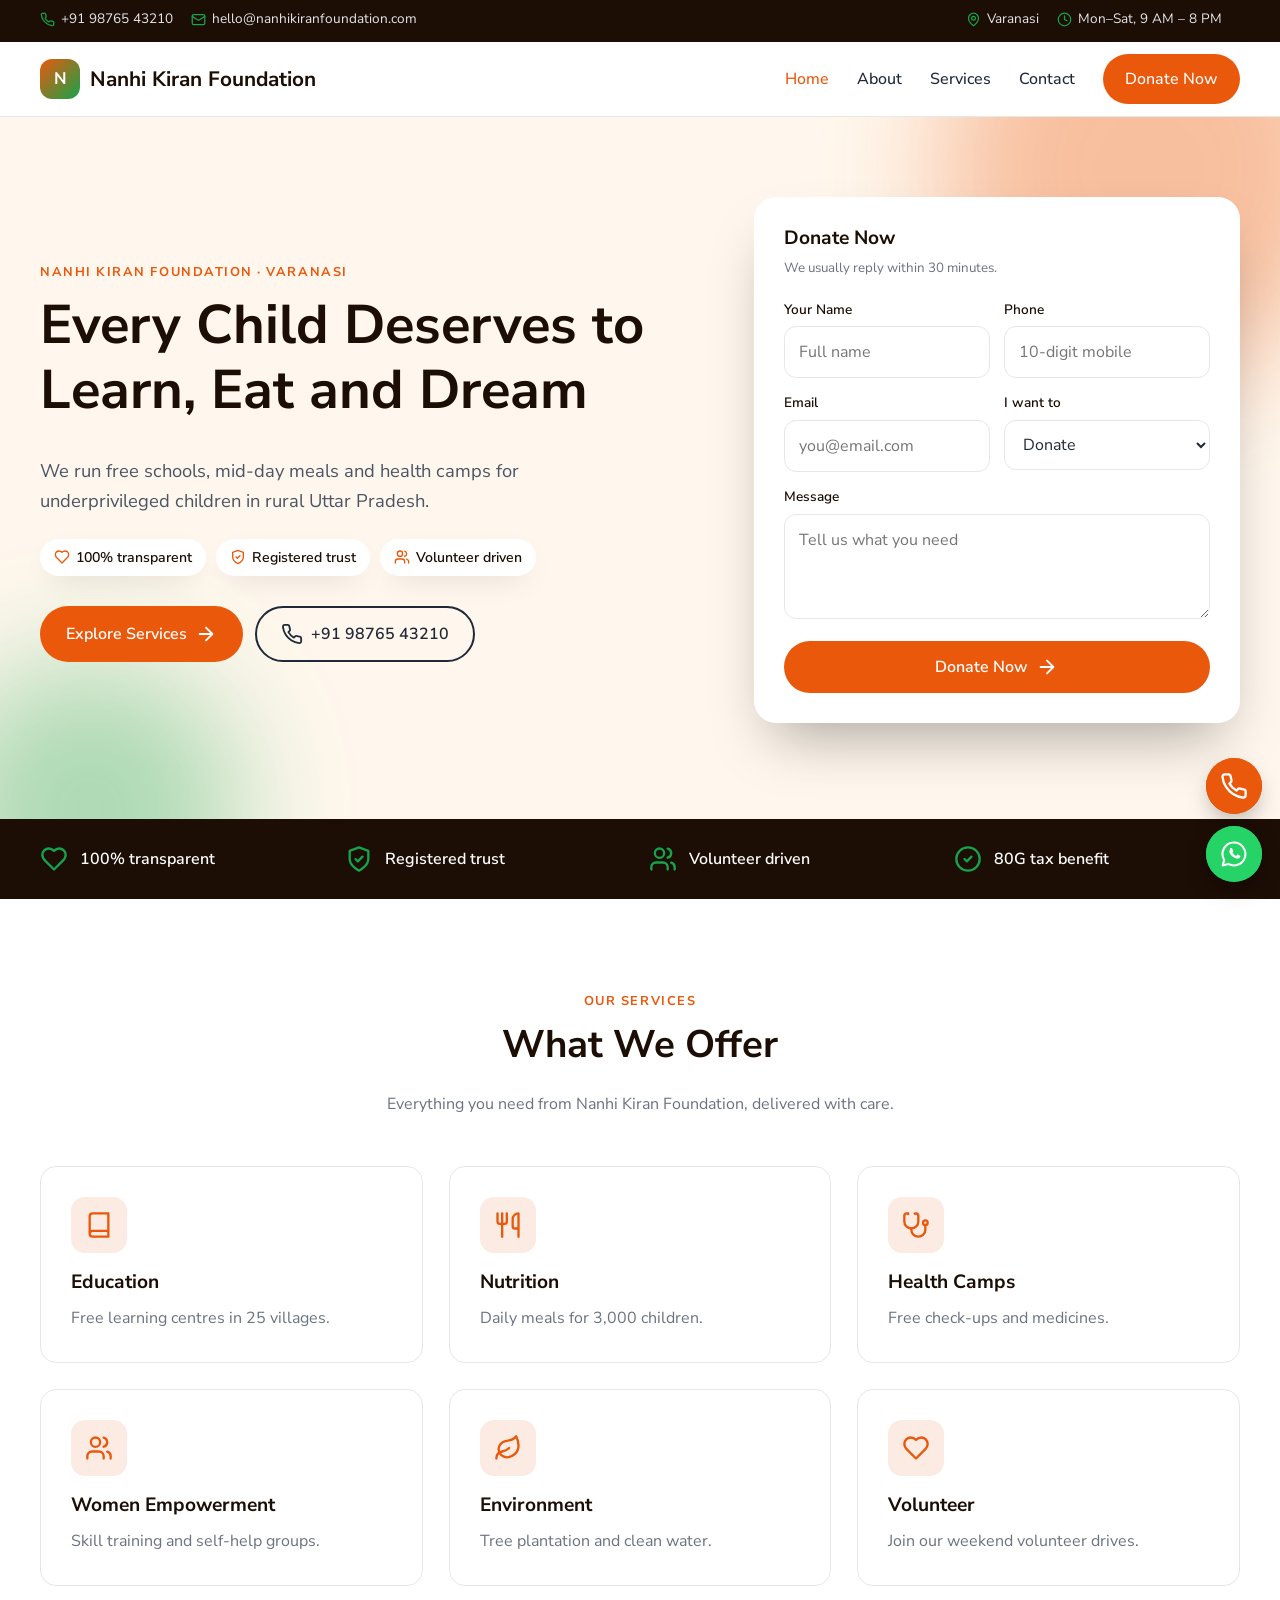
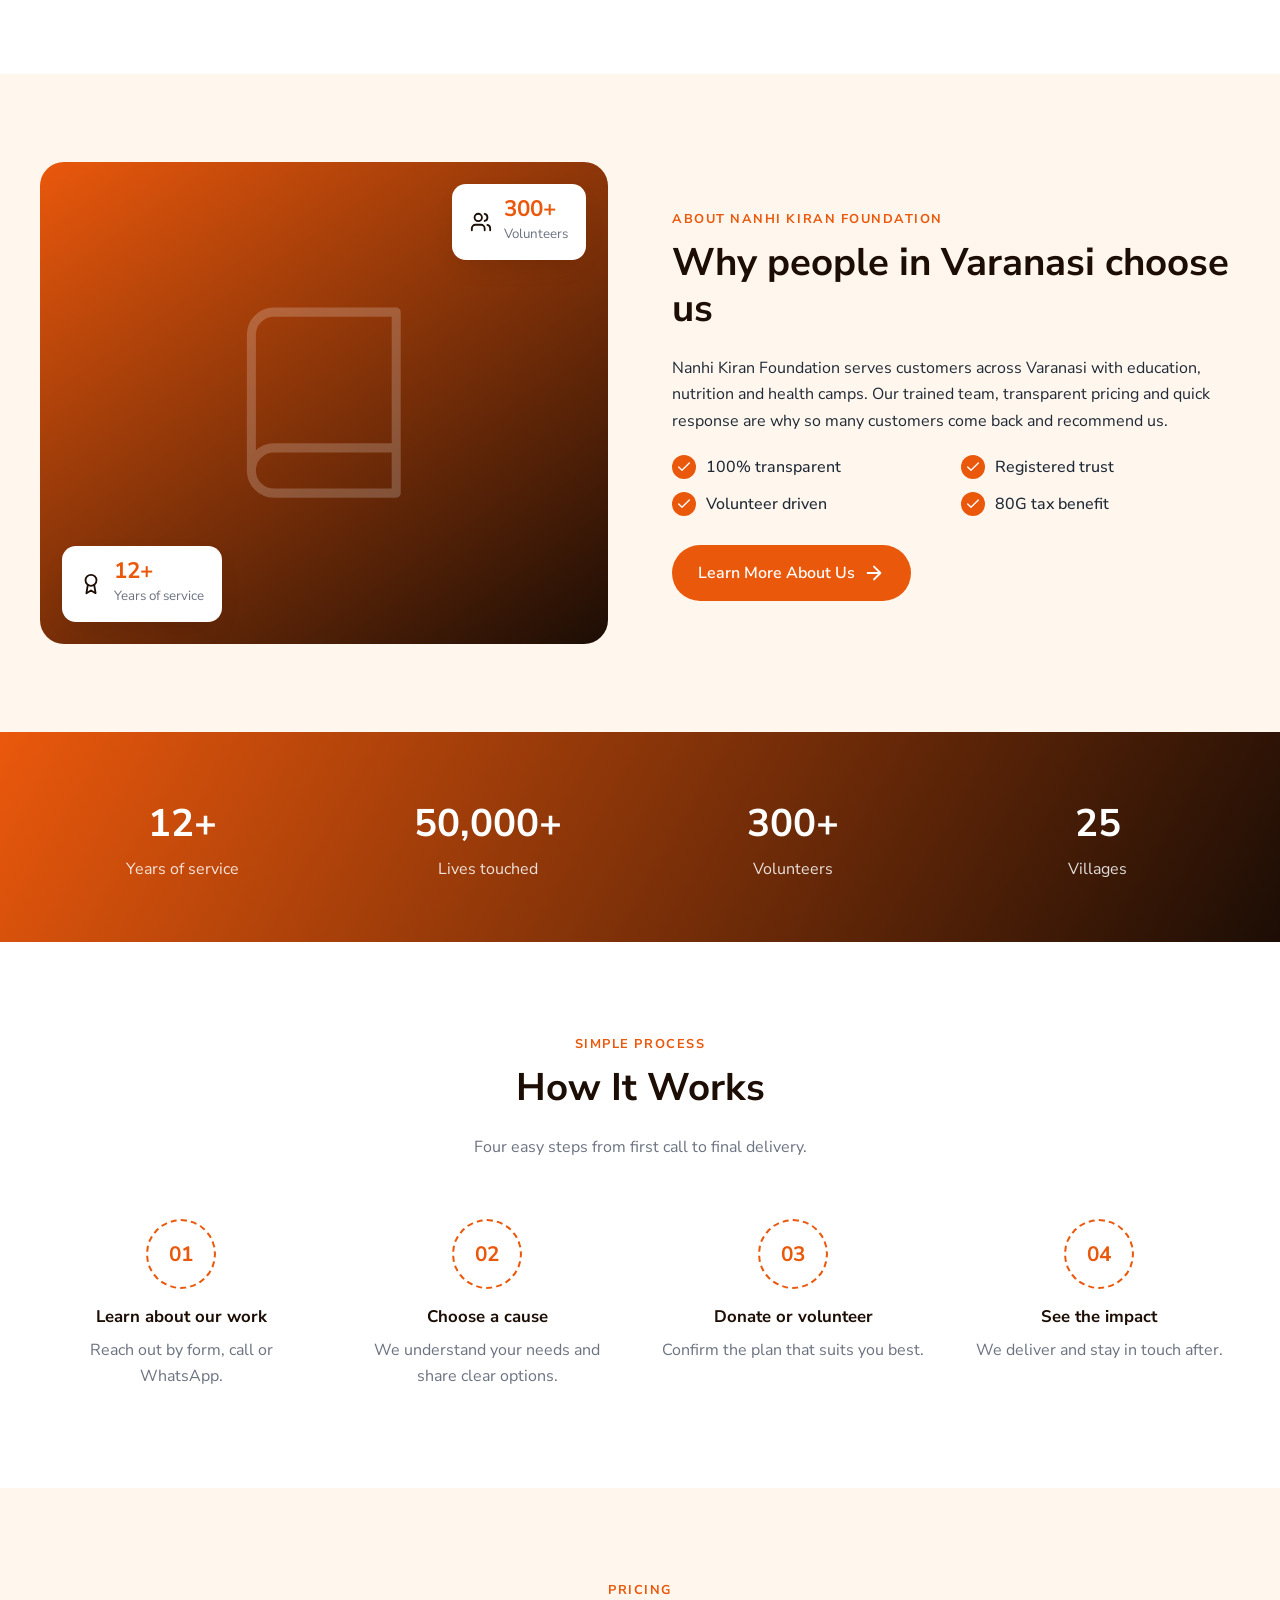
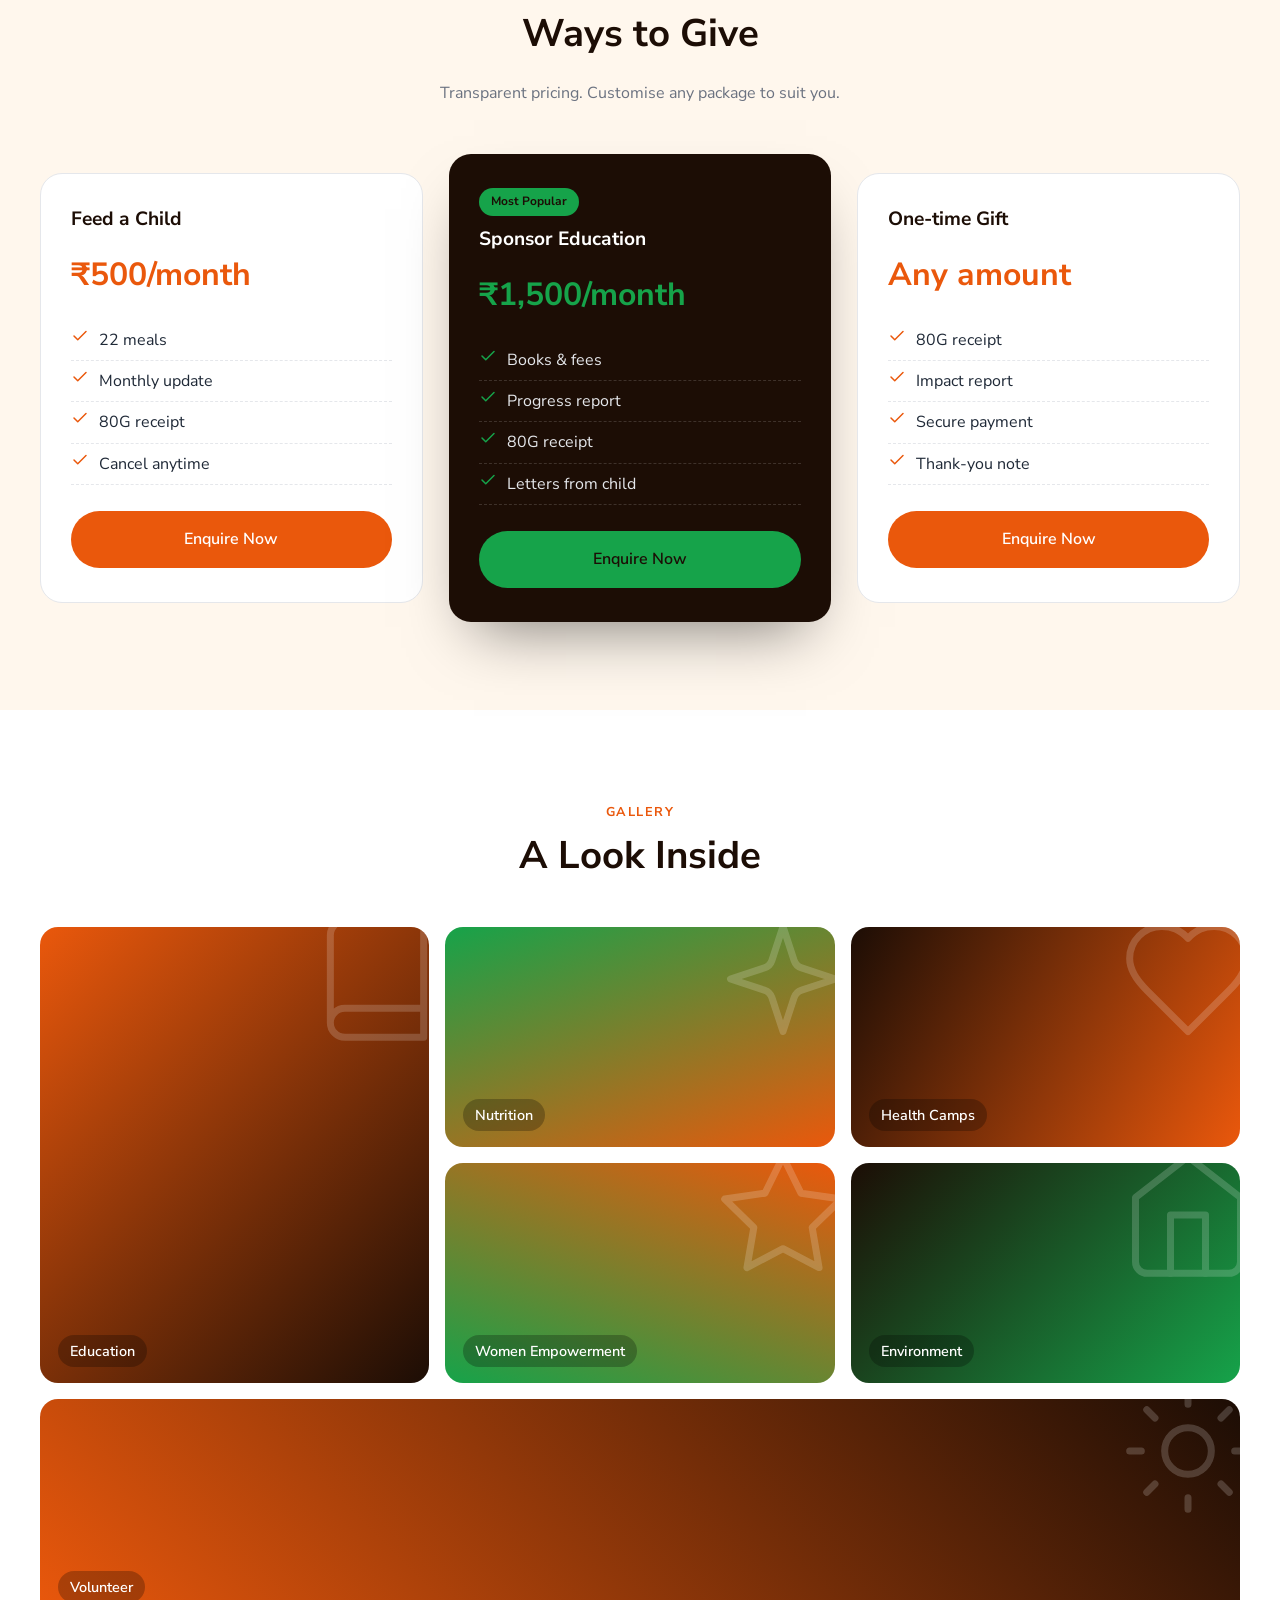
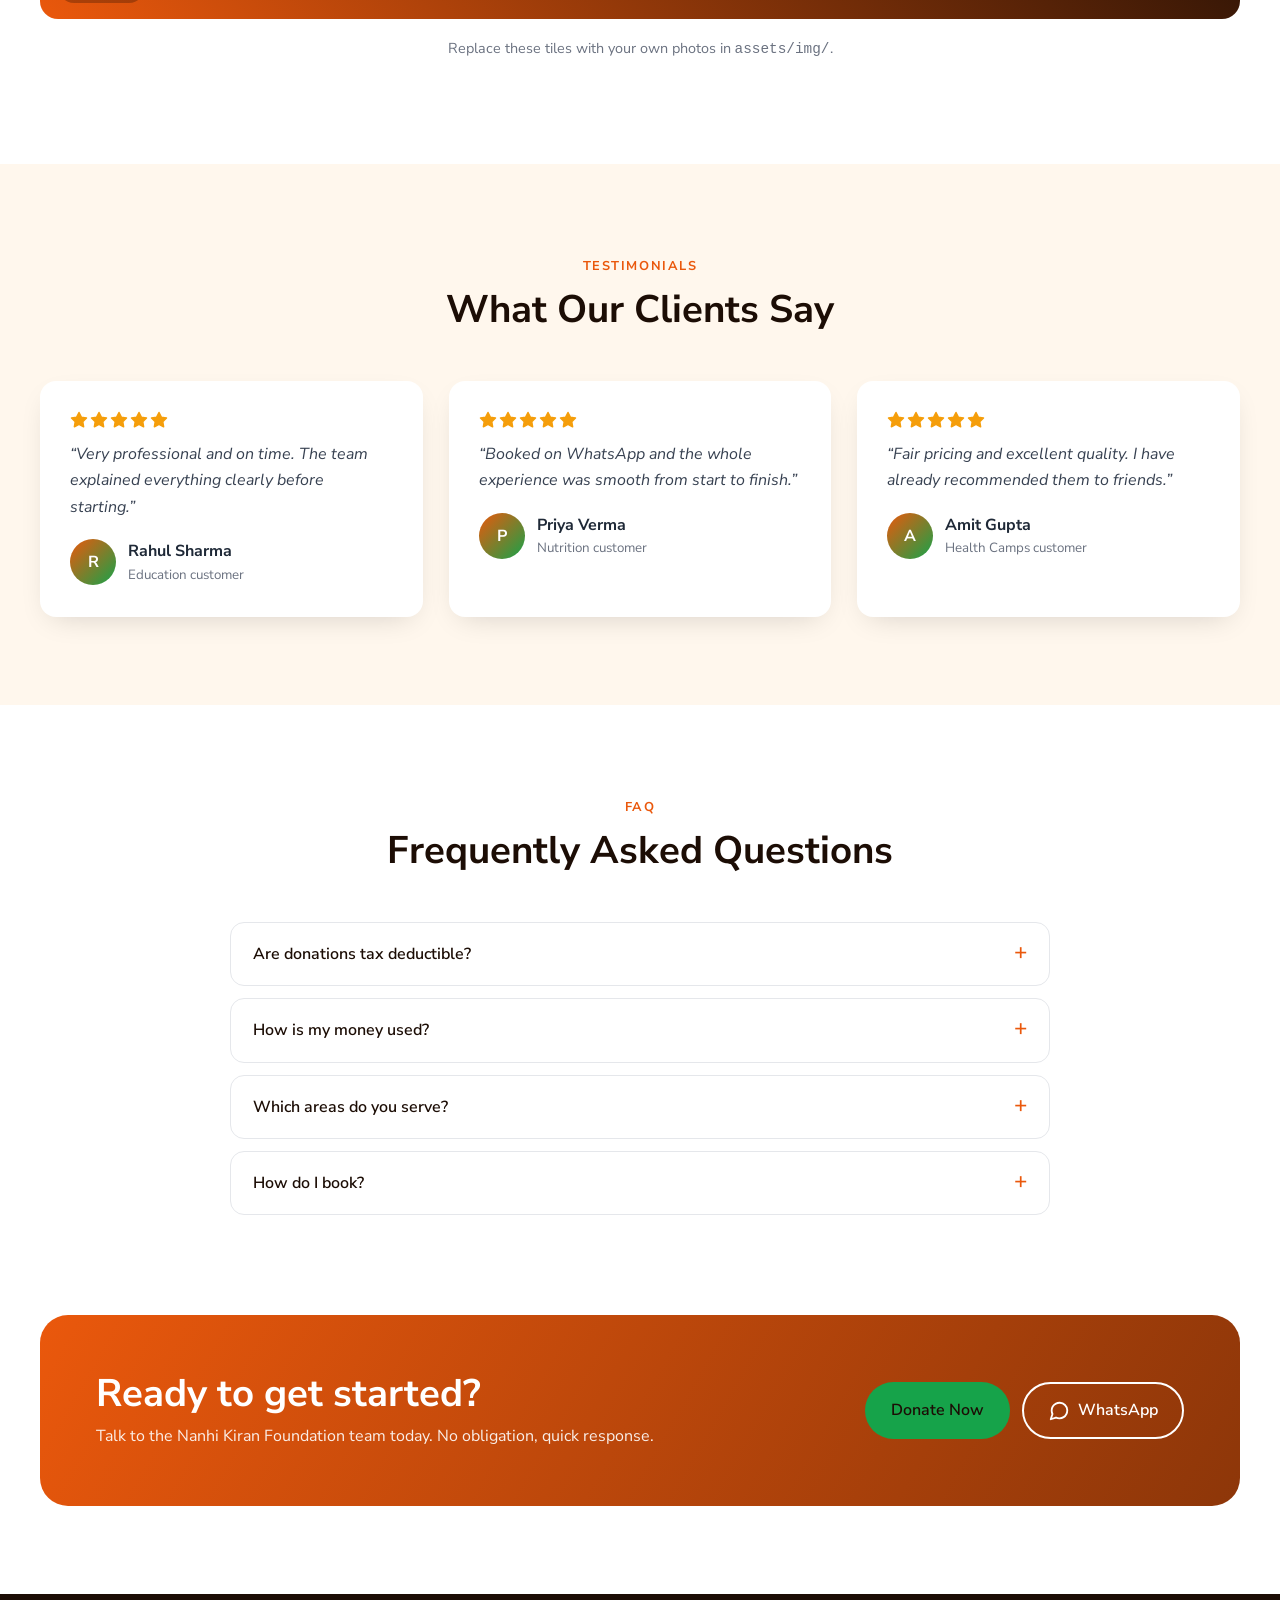
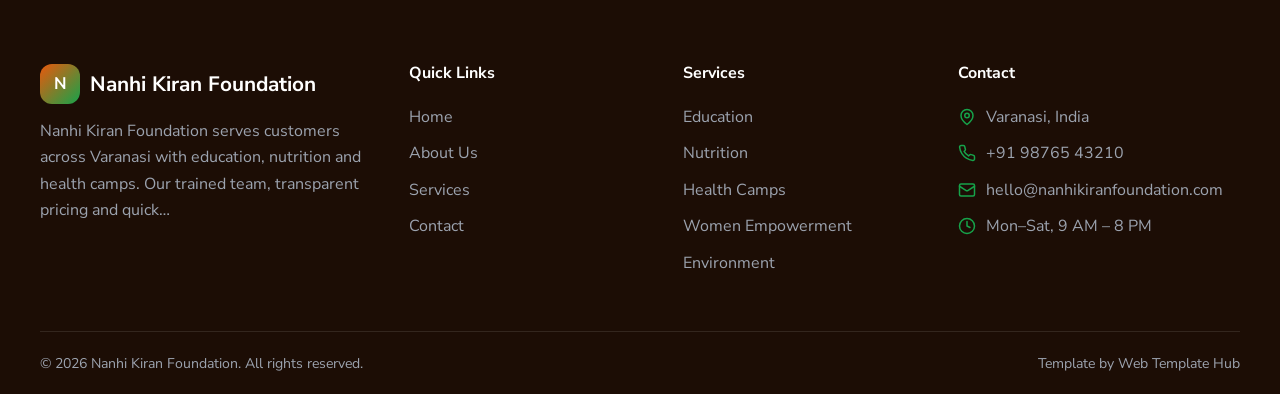
<file: index.html>
<!DOCTYPE html>
<html lang="en">
<head>
<meta charset="utf-8">
<meta name="viewport" content="width=device-width, initial-scale=1">
<title>Nanhi Kiran Foundation – Education in Varanasi</title>
<meta name="description" content="We run free schools, mid-day meals and health camps for underprivileged children in rural Uttar Pradesh.">
<meta name="robots" content="noindex, follow">
<meta name="theme-color" content="#ea580c">
<meta property="og:type" content="website">
<meta property="og:title" content="Nanhi Kiran Foundation – Education in Varanasi">
<meta property="og:description" content="We run free schools, mid-day meals and health camps for underprivileged children in rural Uttar Pradesh.">
<meta property="og:image" content="https://www.example.com/assets/img/og-image.jpg">
<meta property="og:locale" content="en_IN">
<meta name="twitter:card" content="summary_large_image">
<link rel="icon" href="data:image/svg+xml,%3Csvg xmlns='http://www.w3.org/2000/svg' viewBox='0 0 64 64'%3E%3Crect width='64' height='64' rx='14' fill='%23ea580c'/%3E%3Ctext x='32' y='43' font-size='32' text-anchor='middle' fill='white' font-family='Arial' font-weight='700'%3EN%3C/text%3E%3C/svg%3E">
<link rel="preconnect" href="https://fonts.googleapis.com">
<link rel="preconnect" href="https://fonts.gstatic.com" crossorigin>
<link href="https://fonts.googleapis.com/css2?family=Nunito+Sans:wght@400;500;600;700&amp;display=swap" rel="stylesheet">
<link rel="stylesheet" href="assets/css/style.css">
</head>
<body>
<div class="topbar"><div class="container">
<div><span><svg class="ic" viewBox="0 0 24 24" fill="none" stroke="currentColor" stroke-width="2" stroke-linecap="round" stroke-linejoin="round" aria-hidden="true"><path d="M22 16.92v3a2 2 0 0 1-2.18 2 19.79 19.79 0 0 1-8.63-3.07 19.5 19.5 0 0 1-6-6 19.79 19.79 0 0 1-3.07-8.67A2 2 0 0 1 4.11 2h3a2 2 0 0 1 2 1.72 12.84 12.84 0 0 0 .7 2.81 2 2 0 0 1-.45 2.11L8.09 9.91a16 16 0 0 0 6 6l1.27-1.27a2 2 0 0 1 2.11-.45 12.84 12.84 0 0 0 2.81.7A2 2 0 0 1 22 16.92z"/></svg> +91 98765 43210</span><span class="hide-sm"><svg class="ic" viewBox="0 0 24 24" fill="none" stroke="currentColor" stroke-width="2" stroke-linecap="round" stroke-linejoin="round" aria-hidden="true"><rect x="2" y="4" width="20" height="16" rx="2"/><path d="m22 7-8.97 5.7a1.94 1.94 0 0 1-2.06 0L2 7"/></svg> hello@nanhikiranfoundation.com</span></div>
<div><span class="hide-sm"><svg class="ic" viewBox="0 0 24 24" fill="none" stroke="currentColor" stroke-width="2" stroke-linecap="round" stroke-linejoin="round" aria-hidden="true"><path d="M20 10c0 6-8 12-8 12s-8-6-8-12a8 8 0 0 1 16 0Z"/><circle cx="12" cy="10" r="3"/></svg> Varanasi</span><span><svg class="ic" viewBox="0 0 24 24" fill="none" stroke="currentColor" stroke-width="2" stroke-linecap="round" stroke-linejoin="round" aria-hidden="true"><circle cx="12" cy="12" r="10"/><path d="M12 6v6l4 2"/></svg> Mon–Sat, 9 AM – 8 PM</span></div>
</div></div>
<header class="header"><div class="container">
<a class="logo" href="index.html" aria-label="Nanhi Kiran Foundation home"><b>N</b>Nanhi Kiran Foundation</a>
<button class="menu-btn" aria-label="Open menu" aria-expanded="false"><svg class="ic" viewBox="0 0 24 24" fill="none" stroke="currentColor" stroke-width="2" stroke-linecap="round" stroke-linejoin="round" aria-hidden="true"><path d="M4 6h16M4 12h16M4 18h16"/></svg></button>
<nav class="nav" aria-label="Main">
<a href="index.html" class="active" aria-current="page">Home</a><a href="about.html">About</a><a href="services.html">Services</a><a href="contact.html">Contact</a>
<a class="btn btn-p" href="contact.html">Donate Now</a>
</nav>
</div></header>
<main id="main">
<section class="hero hero-split"><div class="container hero-grid">
<div><span class="eyebrow">Nanhi Kiran Foundation · Varanasi</span>
<h1>Every Child Deserves to Learn, Eat and Dream</h1><p class="lead">We run free schools, mid-day meals and health camps for underprivileged children in rural Uttar Pradesh.</p><div class="badges"><span class="badge"><svg class="ic" viewBox="0 0 24 24" fill="none" stroke="currentColor" stroke-width="2" stroke-linecap="round" stroke-linejoin="round" aria-hidden="true"><path d="M19 14c1.49-1.46 3-3.21 3-5.5A5.5 5.5 0 0 0 16.5 3c-1.76 0-3 .5-4.5 2-1.5-1.5-2.74-2-4.5-2A5.5 5.5 0 0 0 2 8.5c0 2.3 1.5 4.05 3 5.5l7 7Z"/></svg> 100% transparent</span><span class="badge"><svg class="ic" viewBox="0 0 24 24" fill="none" stroke="currentColor" stroke-width="2" stroke-linecap="round" stroke-linejoin="round" aria-hidden="true"><path d="M12 22s8-4 8-10V5l-8-3-8 3v7c0 6 8 10 8 10z"/><path d="m9 12 2 2 4-4"/></svg> Registered trust</span><span class="badge"><svg class="ic" viewBox="0 0 24 24" fill="none" stroke="currentColor" stroke-width="2" stroke-linecap="round" stroke-linejoin="round" aria-hidden="true"><path d="M16 21v-2a4 4 0 0 0-4-4H6a4 4 0 0 0-4 4v2"/><circle cx="9" cy="7" r="4"/><path d="M22 21v-2a4 4 0 0 0-3-3.87"/><path d="M16 3.13a4 4 0 0 1 0 7.75"/></svg> Volunteer driven</span></div>
<div class="ctas"><a class="btn btn-p" href="services.html">Explore Services <svg class="ic" viewBox="0 0 24 24" fill="none" stroke="currentColor" stroke-width="2" stroke-linecap="round" stroke-linejoin="round" aria-hidden="true"><path d="M5 12h14M12 5l7 7-7 7"/></svg></a><a class="btn btn-o" href="tel:+919876543210"><svg class="ic" viewBox="0 0 24 24" fill="none" stroke="currentColor" stroke-width="2" stroke-linecap="round" stroke-linejoin="round" aria-hidden="true"><path d="M22 16.92v3a2 2 0 0 1-2.18 2 19.79 19.79 0 0 1-8.63-3.07 19.5 19.5 0 0 1-6-6 19.79 19.79 0 0 1-3.07-8.67A2 2 0 0 1 4.11 2h3a2 2 0 0 1 2 1.72 12.84 12.84 0 0 0 .7 2.81 2 2 0 0 1-.45 2.11L8.09 9.91a16 16 0 0 0 6 6l1.27-1.27a2 2 0 0 1 2.11-.45 12.84 12.84 0 0 0 2.81.7A2 2 0 0 1 22 16.92z"/></svg> +91 98765 43210</a></div></div>
<div class="card-form"><h3>Donate Now</h3><small>We usually reply within 30 minutes.</small><form class="form" method="post" data-demo="1" action="#">
<input class="hp" type="text" name="website" tabindex="-1" autocomplete="off" aria-hidden="true">
<div class="row"><div><label for="f-nameTrue">Your Name</label><input id="f-nameTrue" name="name" required placeholder="Full name"></div>
<div><label for="f-phoneTrue">Phone</label><input id="f-phoneTrue" name="phone" type="tel" required placeholder="10-digit mobile"></div></div>
<div class="row"><div><label for="f-emailTrue">Email</label><input id="f-emailTrue" name="email" type="email" placeholder="you@email.com"></div>
<div><label for="f-typeTrue">I want to</label><select id="f-typeTrue" name="type"><option>Donate</option><option>Volunteer</option><option>Partner (CSR)</option><option>Other</option></select></div></div>
<div><label for="f-msgTrue">Message</label><textarea id="f-msgTrue" name="message" rows="3" placeholder="Tell us what you need"></textarea></div>
<button class="btn btn-p" type="submit">Donate Now <svg class="ic" viewBox="0 0 24 24" fill="none" stroke="currentColor" stroke-width="2" stroke-linecap="round" stroke-linejoin="round" aria-hidden="true"><path d="M5 12h14M12 5l7 7-7 7"/></svg></button>
<div class="form-msg" role="status"></div>
</form></div>
</div></section><section class="why" aria-label="Why choose us"><div class="container grid"><div><svg class="ic" viewBox="0 0 24 24" fill="none" stroke="currentColor" stroke-width="2" stroke-linecap="round" stroke-linejoin="round" aria-hidden="true"><path d="M19 14c1.49-1.46 3-3.21 3-5.5A5.5 5.5 0 0 0 16.5 3c-1.76 0-3 .5-4.5 2-1.5-1.5-2.74-2-4.5-2A5.5 5.5 0 0 0 2 8.5c0 2.3 1.5 4.05 3 5.5l7 7Z"/></svg> 100% transparent</div><div><svg class="ic" viewBox="0 0 24 24" fill="none" stroke="currentColor" stroke-width="2" stroke-linecap="round" stroke-linejoin="round" aria-hidden="true"><path d="M12 22s8-4 8-10V5l-8-3-8 3v7c0 6 8 10 8 10z"/><path d="m9 12 2 2 4-4"/></svg> Registered trust</div><div><svg class="ic" viewBox="0 0 24 24" fill="none" stroke="currentColor" stroke-width="2" stroke-linecap="round" stroke-linejoin="round" aria-hidden="true"><path d="M16 21v-2a4 4 0 0 0-4-4H6a4 4 0 0 0-4 4v2"/><circle cx="9" cy="7" r="4"/><path d="M22 21v-2a4 4 0 0 0-3-3.87"/><path d="M16 3.13a4 4 0 0 1 0 7.75"/></svg> Volunteer driven</div><div><svg class="ic" viewBox="0 0 24 24" fill="none" stroke="currentColor" stroke-width="2" stroke-linecap="round" stroke-linejoin="round" aria-hidden="true"><circle cx="12" cy="12" r="10"/><path d="m9 12 2 2 4-4"/></svg> 80G tax benefit</div></div></section><section class="section"><div class="container"><div class="head reveal"><span class="eyebrow">Our Services</span><h2>What We Offer</h2><p>Everything you need from Nanhi Kiran Foundation, delivered with care.</p></div><div class="grid-3"><article class="svc reveal"><div class="ico"><svg class="ic" viewBox="0 0 24 24" fill="none" stroke="currentColor" stroke-width="2" stroke-linecap="round" stroke-linejoin="round" aria-hidden="true"><path d="M4 19.5v-15A2.5 2.5 0 0 1 6.5 2H20v20H6.5a2.5 2.5 0 0 1 0-5H20"/></svg></div><h3 style="font-size:1.2rem">Education</h3><p>Free learning centres in 25 villages.</p></article><article class="svc reveal"><div class="ico"><svg class="ic" viewBox="0 0 24 24" fill="none" stroke="currentColor" stroke-width="2" stroke-linecap="round" stroke-linejoin="round" aria-hidden="true"><path d="M3 2v7c0 1.1.9 2 2 2h4a2 2 0 0 0 2-2V2"/><path d="M7 2v20"/><path d="M21 15V2a5 5 0 0 0-5 5v6c0 1.1.9 2 2 2h3Zm0 0v7"/></svg></div><h3 style="font-size:1.2rem">Nutrition</h3><p>Daily meals for 3,000 children.</p></article><article class="svc reveal"><div class="ico"><svg class="ic" viewBox="0 0 24 24" fill="none" stroke="currentColor" stroke-width="2" stroke-linecap="round" stroke-linejoin="round" aria-hidden="true"><path d="M4.8 2.3A.3.3 0 1 0 5 2H4a2 2 0 0 0-2 2v5a6 6 0 0 0 12 0V4a2 2 0 0 0-2-2h-1a.2.2 0 1 0 .3.3"/><path d="M8 15v1a6 6 0 0 0 12 0v-4"/><circle cx="20" cy="10" r="2"/></svg></div><h3 style="font-size:1.2rem">Health Camps</h3><p>Free check-ups and medicines.</p></article><article class="svc reveal"><div class="ico"><svg class="ic" viewBox="0 0 24 24" fill="none" stroke="currentColor" stroke-width="2" stroke-linecap="round" stroke-linejoin="round" aria-hidden="true"><path d="M16 21v-2a4 4 0 0 0-4-4H6a4 4 0 0 0-4 4v2"/><circle cx="9" cy="7" r="4"/><path d="M22 21v-2a4 4 0 0 0-3-3.87"/><path d="M16 3.13a4 4 0 0 1 0 7.75"/></svg></div><h3 style="font-size:1.2rem">Women Empowerment</h3><p>Skill training and self-help groups.</p></article><article class="svc reveal"><div class="ico"><svg class="ic" viewBox="0 0 24 24" fill="none" stroke="currentColor" stroke-width="2" stroke-linecap="round" stroke-linejoin="round" aria-hidden="true"><path d="M11 20A7 7 0 0 1 9.8 6.1C15.5 5 17 4.48 19 2c1 2 2 4.18 2 8 0 5.5-4.78 10-10 10Z"/><path d="M2 21c0-3 1.85-5.36 5.08-6C9.5 14.52 12 13 13 12"/></svg></div><h3 style="font-size:1.2rem">Environment</h3><p>Tree plantation and clean water.</p></article><article class="svc reveal"><div class="ico"><svg class="ic" viewBox="0 0 24 24" fill="none" stroke="currentColor" stroke-width="2" stroke-linecap="round" stroke-linejoin="round" aria-hidden="true"><path d="M19 14c1.49-1.46 3-3.21 3-5.5A5.5 5.5 0 0 0 16.5 3c-1.76 0-3 .5-4.5 2-1.5-1.5-2.74-2-4.5-2A5.5 5.5 0 0 0 2 8.5c0 2.3 1.5 4.05 3 5.5l7 7Z"/></svg></div><h3 style="font-size:1.2rem">Volunteer</h3><p>Join our weekend volunteer drives.</p></article></div></div></section><section class="section alt"><div class="container"><div class="split">
<div class="visual reveal"><svg class="ic" viewBox="0 0 24 24" fill="none" stroke="currentColor" stroke-width="2" stroke-linecap="round" stroke-linejoin="round" aria-hidden="true"><path d="M4 19.5v-15A2.5 2.5 0 0 1 6.5 2H20v20H6.5a2.5 2.5 0 0 1 0-5H20"/></svg>
<div class="float f1"><svg class="ic" viewBox="0 0 24 24" fill="none" stroke="currentColor" stroke-width="2" stroke-linecap="round" stroke-linejoin="round" aria-hidden="true"><circle cx="12" cy="8" r="6"/><path d="M15.477 12.89 17 22l-5-3-5 3 1.523-9.11"/></svg><div><strong>12+</strong><small>Years of service</small></div></div>
<div class="float f2"><svg class="ic" viewBox="0 0 24 24" fill="none" stroke="currentColor" stroke-width="2" stroke-linecap="round" stroke-linejoin="round" aria-hidden="true"><path d="M16 21v-2a4 4 0 0 0-4-4H6a4 4 0 0 0-4 4v2"/><circle cx="9" cy="7" r="4"/><path d="M22 21v-2a4 4 0 0 0-3-3.87"/><path d="M16 3.13a4 4 0 0 1 0 7.75"/></svg><div><strong>300+</strong><small>Volunteers</small></div></div></div>
<div class="reveal"><span class="eyebrow">About Nanhi Kiran Foundation</span><h2>Why people in Varanasi choose us</h2><p>Nanhi Kiran Foundation serves customers across Varanasi with education, nutrition and health camps. Our trained team, transparent pricing and quick response are why so many customers come back and recommend us.</p>
<ul class="checks"><li><svg class="ic" viewBox="0 0 24 24" fill="none" stroke="currentColor" stroke-width="2" stroke-linecap="round" stroke-linejoin="round" aria-hidden="true"><path d="M20 6 9 17l-5-5"/></svg> 100% transparent</li><li><svg class="ic" viewBox="0 0 24 24" fill="none" stroke="currentColor" stroke-width="2" stroke-linecap="round" stroke-linejoin="round" aria-hidden="true"><path d="M20 6 9 17l-5-5"/></svg> Registered trust</li><li><svg class="ic" viewBox="0 0 24 24" fill="none" stroke="currentColor" stroke-width="2" stroke-linecap="round" stroke-linejoin="round" aria-hidden="true"><path d="M20 6 9 17l-5-5"/></svg> Volunteer driven</li><li><svg class="ic" viewBox="0 0 24 24" fill="none" stroke="currentColor" stroke-width="2" stroke-linecap="round" stroke-linejoin="round" aria-hidden="true"><path d="M20 6 9 17l-5-5"/></svg> 80G tax benefit</li></ul><a class="btn btn-p" href="about.html">Learn More About Us <svg class="ic" viewBox="0 0 24 24" fill="none" stroke="currentColor" stroke-width="2" stroke-linecap="round" stroke-linejoin="round" aria-hidden="true"><path d="M5 12h14M12 5l7 7-7 7"/></svg></a></div>
</div></div></section><section class="stats-band"><div class="container grid"><div><strong>12+</strong><span>Years of service</span></div><div><strong>50,000+</strong><span>Lives touched</span></div><div><strong>300+</strong><span>Volunteers</span></div><div><strong>25</strong><span>Villages</span></div></div></section><section class="section"><div class="container"><div class="head reveal"><span class="eyebrow">Simple Process</span><h2>How It Works</h2><p>Four easy steps from first call to final delivery.</p></div><div class="steps"><div class="step reveal"><h3>Learn about our work</h3><p style="color:var(--muted);margin:0">Reach out by form, call or WhatsApp.</p></div><div class="step reveal"><h3>Choose a cause</h3><p style="color:var(--muted);margin:0">We understand your needs and share clear options.</p></div><div class="step reveal"><h3>Donate or volunteer</h3><p style="color:var(--muted);margin:0">Confirm the plan that suits you best.</p></div><div class="step reveal"><h3>See the impact</h3><p style="color:var(--muted);margin:0">We deliver and stay in touch after.</p></div></div></div></section><section class="section alt"><div class="container"><div class="head reveal"><span class="eyebrow">Pricing</span><h2>Ways to Give</h2><p>Transparent pricing. Customise any package to suit you.</p></div><div class="grid-3" style="align-items:center"><div class="pkg reveal"><h3>Feed a Child</h3><div class="price">₹500/month</div><ul><li><svg class="ic" viewBox="0 0 24 24" fill="none" stroke="currentColor" stroke-width="2" stroke-linecap="round" stroke-linejoin="round" aria-hidden="true"><path d="M20 6 9 17l-5-5"/></svg> 22 meals</li><li><svg class="ic" viewBox="0 0 24 24" fill="none" stroke="currentColor" stroke-width="2" stroke-linecap="round" stroke-linejoin="round" aria-hidden="true"><path d="M20 6 9 17l-5-5"/></svg> Monthly update</li><li><svg class="ic" viewBox="0 0 24 24" fill="none" stroke="currentColor" stroke-width="2" stroke-linecap="round" stroke-linejoin="round" aria-hidden="true"><path d="M20 6 9 17l-5-5"/></svg> 80G receipt</li><li><svg class="ic" viewBox="0 0 24 24" fill="none" stroke="currentColor" stroke-width="2" stroke-linecap="round" stroke-linejoin="round" aria-hidden="true"><path d="M20 6 9 17l-5-5"/></svg> Cancel anytime</li></ul><a class="btn btn-p" style="justify-content:center" href="contact.html">Enquire Now</a></div><div class="pkg reveal hl"><span class="tag">Most Popular</span><h3>Sponsor Education</h3><div class="price">₹1,500/month</div><ul><li><svg class="ic" viewBox="0 0 24 24" fill="none" stroke="currentColor" stroke-width="2" stroke-linecap="round" stroke-linejoin="round" aria-hidden="true"><path d="M20 6 9 17l-5-5"/></svg> Books &amp; fees</li><li><svg class="ic" viewBox="0 0 24 24" fill="none" stroke="currentColor" stroke-width="2" stroke-linecap="round" stroke-linejoin="round" aria-hidden="true"><path d="M20 6 9 17l-5-5"/></svg> Progress report</li><li><svg class="ic" viewBox="0 0 24 24" fill="none" stroke="currentColor" stroke-width="2" stroke-linecap="round" stroke-linejoin="round" aria-hidden="true"><path d="M20 6 9 17l-5-5"/></svg> 80G receipt</li><li><svg class="ic" viewBox="0 0 24 24" fill="none" stroke="currentColor" stroke-width="2" stroke-linecap="round" stroke-linejoin="round" aria-hidden="true"><path d="M20 6 9 17l-5-5"/></svg> Letters from child</li></ul><a class="btn btn-a" style="justify-content:center" href="contact.html">Enquire Now</a></div><div class="pkg reveal"><h3>One-time Gift</h3><div class="price">Any amount</div><ul><li><svg class="ic" viewBox="0 0 24 24" fill="none" stroke="currentColor" stroke-width="2" stroke-linecap="round" stroke-linejoin="round" aria-hidden="true"><path d="M20 6 9 17l-5-5"/></svg> 80G receipt</li><li><svg class="ic" viewBox="0 0 24 24" fill="none" stroke="currentColor" stroke-width="2" stroke-linecap="round" stroke-linejoin="round" aria-hidden="true"><path d="M20 6 9 17l-5-5"/></svg> Impact report</li><li><svg class="ic" viewBox="0 0 24 24" fill="none" stroke="currentColor" stroke-width="2" stroke-linecap="round" stroke-linejoin="round" aria-hidden="true"><path d="M20 6 9 17l-5-5"/></svg> Secure payment</li><li><svg class="ic" viewBox="0 0 24 24" fill="none" stroke="currentColor" stroke-width="2" stroke-linecap="round" stroke-linejoin="round" aria-hidden="true"><path d="M20 6 9 17l-5-5"/></svg> Thank-you note</li></ul><a class="btn btn-p" style="justify-content:center" href="contact.html">Enquire Now</a></div></div></div></section><section class="section"><div class="container"><div class="head reveal"><span class="eyebrow">Gallery</span><h2>A Look Inside</h2></div><div class="gallery"><figure class="tile reveal" style="background:linear-gradient(135deg,#ea580c,#1c0d05);margin:0"><svg class="ic" viewBox="0 0 24 24" fill="none" stroke="currentColor" stroke-width="2" stroke-linecap="round" stroke-linejoin="round" aria-hidden="true"><path d="M4 19.5v-15A2.5 2.5 0 0 1 6.5 2H20v20H6.5a2.5 2.5 0 0 1 0-5H20"/></svg><figcaption><span>Education</span></figcaption></figure><figure class="tile reveal" style="background:linear-gradient(160deg,#16a34a,#ea580c);margin:0"><svg class="ic" viewBox="0 0 24 24" fill="none" stroke="currentColor" stroke-width="2" stroke-linecap="round" stroke-linejoin="round" aria-hidden="true"><path d="m12 3-1.9 5.8a2 2 0 0 1-1.3 1.3L3 12l5.8 1.9a2 2 0 0 1 1.3 1.3L12 21l1.9-5.8a2 2 0 0 1 1.3-1.3L21 12l-5.8-1.9a2 2 0 0 1-1.3-1.3Z"/></svg><figcaption><span>Nutrition</span></figcaption></figure><figure class="tile reveal" style="background:linear-gradient(120deg,#1c0d05,#ea580c);margin:0"><svg class="ic" viewBox="0 0 24 24" fill="none" stroke="currentColor" stroke-width="2" stroke-linecap="round" stroke-linejoin="round" aria-hidden="true"><path d="M19 14c1.49-1.46 3-3.21 3-5.5A5.5 5.5 0 0 0 16.5 3c-1.76 0-3 .5-4.5 2-1.5-1.5-2.74-2-4.5-2A5.5 5.5 0 0 0 2 8.5c0 2.3 1.5 4.05 3 5.5l7 7Z"/></svg><figcaption><span>Health Camps</span></figcaption></figure><figure class="tile reveal" style="background:linear-gradient(200deg,#ea580c,#16a34a);margin:0"><svg class="ic" viewBox="0 0 24 24" fill="none" stroke="currentColor" stroke-width="2" stroke-linecap="round" stroke-linejoin="round" aria-hidden="true"><path d="M12 2l3.09 6.26L22 9.27l-5 4.87 1.18 6.88L12 17.77l-6.18 3.25L7 14.14 2 9.27l6.91-1.01L12 2z"/></svg><figcaption><span>Women Empowerment</span></figcaption></figure><figure class="tile reveal" style="background:linear-gradient(135deg,#1c0d05,#16a34a);margin:0"><svg class="ic" viewBox="0 0 24 24" fill="none" stroke="currentColor" stroke-width="2" stroke-linecap="round" stroke-linejoin="round" aria-hidden="true"><path d="m3 9 9-7 9 7v11a2 2 0 0 1-2 2H5a2 2 0 0 1-2-2z"/><path d="M9 22V12h6v10"/></svg><figcaption><span>Environment</span></figcaption></figure><figure class="tile reveal" style="background:linear-gradient(45deg,#ea580c,#1c0d05);margin:0"><svg class="ic" viewBox="0 0 24 24" fill="none" stroke="currentColor" stroke-width="2" stroke-linecap="round" stroke-linejoin="round" aria-hidden="true"><circle cx="12" cy="12" r="4"/><path d="M12 2v2M12 20v2M4.93 4.93l1.41 1.41M17.66 17.66l1.41 1.41M2 12h2M20 12h2M6.34 17.66l-1.41 1.41M19.07 4.93l-1.41 1.41"/></svg><figcaption><span>Volunteer</span></figcaption></figure></div><p style="text-align:center;color:var(--muted);margin-top:18px;font-size:.9rem">Replace these tiles with your own photos in <code>assets/img/</code>.</p></div></section><section class="section alt"><div class="container"><div class="head reveal"><span class="eyebrow">Testimonials</span><h2>What Our Clients Say</h2></div><div class="grid-3"><blockquote class="quote reveal" style="margin:0"><div class="stars" aria-label="5 out of 5"><svg class="ic" viewBox="0 0 24 24" fill="none" stroke="currentColor" stroke-width="2" stroke-linecap="round" stroke-linejoin="round" aria-hidden="true"><path d="M12 2l3.09 6.26L22 9.27l-5 4.87 1.18 6.88L12 17.77l-6.18 3.25L7 14.14 2 9.27l6.91-1.01L12 2z"/></svg><svg class="ic" viewBox="0 0 24 24" fill="none" stroke="currentColor" stroke-width="2" stroke-linecap="round" stroke-linejoin="round" aria-hidden="true"><path d="M12 2l3.09 6.26L22 9.27l-5 4.87 1.18 6.88L12 17.77l-6.18 3.25L7 14.14 2 9.27l6.91-1.01L12 2z"/></svg><svg class="ic" viewBox="0 0 24 24" fill="none" stroke="currentColor" stroke-width="2" stroke-linecap="round" stroke-linejoin="round" aria-hidden="true"><path d="M12 2l3.09 6.26L22 9.27l-5 4.87 1.18 6.88L12 17.77l-6.18 3.25L7 14.14 2 9.27l6.91-1.01L12 2z"/></svg><svg class="ic" viewBox="0 0 24 24" fill="none" stroke="currentColor" stroke-width="2" stroke-linecap="round" stroke-linejoin="round" aria-hidden="true"><path d="M12 2l3.09 6.26L22 9.27l-5 4.87 1.18 6.88L12 17.77l-6.18 3.25L7 14.14 2 9.27l6.91-1.01L12 2z"/></svg><svg class="ic" viewBox="0 0 24 24" fill="none" stroke="currentColor" stroke-width="2" stroke-linecap="round" stroke-linejoin="round" aria-hidden="true"><path d="M12 2l3.09 6.26L22 9.27l-5 4.87 1.18 6.88L12 17.77l-6.18 3.25L7 14.14 2 9.27l6.91-1.01L12 2z"/></svg></div><p>&ldquo;Very professional and on time. The team explained everything clearly before starting.&rdquo;</p><footer class="who"><b>R</b><div><strong>Rahul Sharma</strong><small>Education customer</small></div></footer></blockquote><blockquote class="quote reveal" style="margin:0"><div class="stars" aria-label="5 out of 5"><svg class="ic" viewBox="0 0 24 24" fill="none" stroke="currentColor" stroke-width="2" stroke-linecap="round" stroke-linejoin="round" aria-hidden="true"><path d="M12 2l3.09 6.26L22 9.27l-5 4.87 1.18 6.88L12 17.77l-6.18 3.25L7 14.14 2 9.27l6.91-1.01L12 2z"/></svg><svg class="ic" viewBox="0 0 24 24" fill="none" stroke="currentColor" stroke-width="2" stroke-linecap="round" stroke-linejoin="round" aria-hidden="true"><path d="M12 2l3.09 6.26L22 9.27l-5 4.87 1.18 6.88L12 17.77l-6.18 3.25L7 14.14 2 9.27l6.91-1.01L12 2z"/></svg><svg class="ic" viewBox="0 0 24 24" fill="none" stroke="currentColor" stroke-width="2" stroke-linecap="round" stroke-linejoin="round" aria-hidden="true"><path d="M12 2l3.09 6.26L22 9.27l-5 4.87 1.18 6.88L12 17.77l-6.18 3.25L7 14.14 2 9.27l6.91-1.01L12 2z"/></svg><svg class="ic" viewBox="0 0 24 24" fill="none" stroke="currentColor" stroke-width="2" stroke-linecap="round" stroke-linejoin="round" aria-hidden="true"><path d="M12 2l3.09 6.26L22 9.27l-5 4.87 1.18 6.88L12 17.77l-6.18 3.25L7 14.14 2 9.27l6.91-1.01L12 2z"/></svg><svg class="ic" viewBox="0 0 24 24" fill="none" stroke="currentColor" stroke-width="2" stroke-linecap="round" stroke-linejoin="round" aria-hidden="true"><path d="M12 2l3.09 6.26L22 9.27l-5 4.87 1.18 6.88L12 17.77l-6.18 3.25L7 14.14 2 9.27l6.91-1.01L12 2z"/></svg></div><p>&ldquo;Booked on WhatsApp and the whole experience was smooth from start to finish.&rdquo;</p><footer class="who"><b>P</b><div><strong>Priya Verma</strong><small>Nutrition customer</small></div></footer></blockquote><blockquote class="quote reveal" style="margin:0"><div class="stars" aria-label="5 out of 5"><svg class="ic" viewBox="0 0 24 24" fill="none" stroke="currentColor" stroke-width="2" stroke-linecap="round" stroke-linejoin="round" aria-hidden="true"><path d="M12 2l3.09 6.26L22 9.27l-5 4.87 1.18 6.88L12 17.77l-6.18 3.25L7 14.14 2 9.27l6.91-1.01L12 2z"/></svg><svg class="ic" viewBox="0 0 24 24" fill="none" stroke="currentColor" stroke-width="2" stroke-linecap="round" stroke-linejoin="round" aria-hidden="true"><path d="M12 2l3.09 6.26L22 9.27l-5 4.87 1.18 6.88L12 17.77l-6.18 3.25L7 14.14 2 9.27l6.91-1.01L12 2z"/></svg><svg class="ic" viewBox="0 0 24 24" fill="none" stroke="currentColor" stroke-width="2" stroke-linecap="round" stroke-linejoin="round" aria-hidden="true"><path d="M12 2l3.09 6.26L22 9.27l-5 4.87 1.18 6.88L12 17.77l-6.18 3.25L7 14.14 2 9.27l6.91-1.01L12 2z"/></svg><svg class="ic" viewBox="0 0 24 24" fill="none" stroke="currentColor" stroke-width="2" stroke-linecap="round" stroke-linejoin="round" aria-hidden="true"><path d="M12 2l3.09 6.26L22 9.27l-5 4.87 1.18 6.88L12 17.77l-6.18 3.25L7 14.14 2 9.27l6.91-1.01L12 2z"/></svg><svg class="ic" viewBox="0 0 24 24" fill="none" stroke="currentColor" stroke-width="2" stroke-linecap="round" stroke-linejoin="round" aria-hidden="true"><path d="M12 2l3.09 6.26L22 9.27l-5 4.87 1.18 6.88L12 17.77l-6.18 3.25L7 14.14 2 9.27l6.91-1.01L12 2z"/></svg></div><p>&ldquo;Fair pricing and excellent quality. I have already recommended them to friends.&rdquo;</p><footer class="who"><b>A</b><div><strong>Amit Gupta</strong><small>Health Camps customer</small></div></footer></blockquote></div></div></section><section class="section"><div class="container"><div class="head reveal"><span class="eyebrow">FAQ</span><h2>Frequently Asked Questions</h2></div><div class="faq"><details><summary>Are donations tax deductible?</summary><p>Yes, donations are eligible under Section 80G; you receive a receipt.</p></details><details><summary>How is my money used?</summary><p>We publish annual reports and share impact updates with donors.</p></details><details><summary>Which areas do you serve?</summary><p>We serve Varanasi and nearby areas. Share your location and we will confirm availability.</p></details><details><summary>How do I book?</summary><p>Call or WhatsApp us, or fill in the form. We usually confirm within 30 minutes during working hours.</p></details></div></div></section><section class="section" style="padding-top:0"><div class="container"><div class="cta reveal">
<div><h2>Ready to get started?</h2><p>Talk to the Nanhi Kiran Foundation team today. No obligation, quick response.</p></div>
<div style="display:flex;gap:12px;flex-wrap:wrap"><a class="btn btn-a" href="contact.html">Donate Now</a><a class="btn btn-o" href="https://wa.me/919876543210"><svg class="ic" viewBox="0 0 24 24" fill="none" stroke="currentColor" stroke-width="2" stroke-linecap="round" stroke-linejoin="round" aria-hidden="true"><path d="M21 11.5a8.38 8.38 0 0 1-.9 3.8 8.5 8.5 0 0 1-7.6 4.7 8.38 8.38 0 0 1-3.8-.9L3 21l1.9-5.7a8.38 8.38 0 0 1-.9-3.8 8.5 8.5 0 0 1 4.7-7.6 8.38 8.38 0 0 1 3.8-.9h.5a8.48 8.48 0 0 1 8 8v.5z"/></svg> WhatsApp</a></div>
</div></div></section></main>
<footer class="footer"><div class="container grid">
<div><a class="logo" href="index.html"><b>N</b>Nanhi Kiran Foundation</a><p>Nanhi Kiran Foundation serves customers across Varanasi with education, nutrition and health camps. Our trained team, transparent pricing and quick…</p></div>
<div><h4>Quick Links</h4><ul><li><a href="index.html">Home</a></li><li><a href="about.html">About Us</a></li><li><a href="services.html">Services</a></li><li><a href="contact.html">Contact</a></li></ul></div>
<div><h4>Services</h4><ul><li><a href="services.html">Education</a></li><li><a href="services.html">Nutrition</a></li><li><a href="services.html">Health Camps</a></li><li><a href="services.html">Women Empowerment</a></li><li><a href="services.html">Environment</a></li></ul></div>
<div><h4>Contact</h4><ul class="contact"><li><svg class="ic" viewBox="0 0 24 24" fill="none" stroke="currentColor" stroke-width="2" stroke-linecap="round" stroke-linejoin="round" aria-hidden="true"><path d="M20 10c0 6-8 12-8 12s-8-6-8-12a8 8 0 0 1 16 0Z"/><circle cx="12" cy="10" r="3"/></svg> Varanasi, India</li><li><svg class="ic" viewBox="0 0 24 24" fill="none" stroke="currentColor" stroke-width="2" stroke-linecap="round" stroke-linejoin="round" aria-hidden="true"><path d="M22 16.92v3a2 2 0 0 1-2.18 2 19.79 19.79 0 0 1-8.63-3.07 19.5 19.5 0 0 1-6-6 19.79 19.79 0 0 1-3.07-8.67A2 2 0 0 1 4.11 2h3a2 2 0 0 1 2 1.72 12.84 12.84 0 0 0 .7 2.81 2 2 0 0 1-.45 2.11L8.09 9.91a16 16 0 0 0 6 6l1.27-1.27a2 2 0 0 1 2.11-.45 12.84 12.84 0 0 0 2.81.7A2 2 0 0 1 22 16.92z"/></svg> <a href="tel:+919876543210">+91 98765 43210</a></li><li><svg class="ic" viewBox="0 0 24 24" fill="none" stroke="currentColor" stroke-width="2" stroke-linecap="round" stroke-linejoin="round" aria-hidden="true"><rect x="2" y="4" width="20" height="16" rx="2"/><path d="m22 7-8.97 5.7a1.94 1.94 0 0 1-2.06 0L2 7"/></svg> <a href="mailto:hello@nanhikiranfoundation.com">hello@nanhikiranfoundation.com</a></li><li><svg class="ic" viewBox="0 0 24 24" fill="none" stroke="currentColor" stroke-width="2" stroke-linecap="round" stroke-linejoin="round" aria-hidden="true"><circle cx="12" cy="12" r="10"/><path d="M12 6v6l4 2"/></svg> Mon–Sat, 9 AM – 8 PM</li></ul></div>
</div><div class="container copy"><span>&copy; <span id="year">2026</span> Nanhi Kiran Foundation. All rights reserved.</span><span>Template by <a href="https://webtemplatehub.online/" rel="nofollow">Web Template Hub</a></span></div></footer>
<div class="floats">
<a class="fab fab-call" href="tel:+919876543210" aria-label="Call Nanhi Kiran Foundation"><span>Call now</span><svg class="ic" viewBox="0 0 24 24" fill="none" stroke="currentColor" stroke-width="2" stroke-linecap="round" stroke-linejoin="round" aria-hidden="true"><path d="M22 16.92v3a2 2 0 0 1-2.18 2 19.79 19.79 0 0 1-8.63-3.07 19.5 19.5 0 0 1-6-6 19.79 19.79 0 0 1-3.07-8.67A2 2 0 0 1 4.11 2h3a2 2 0 0 1 2 1.72 12.84 12.84 0 0 0 .7 2.81 2 2 0 0 1-.45 2.11L8.09 9.91a16 16 0 0 0 6 6l1.27-1.27a2 2 0 0 1 2.11-.45 12.84 12.84 0 0 0 2.81.7A2 2 0 0 1 22 16.92z"/></svg></a>
<a class="fab fab-wa" href="https://wa.me/919876543210?text=Hi%20Nanhi%20Kiran%20Foundation%2C%20I%20have%20an%20enquiry" aria-label="Chat on WhatsApp" target="_blank" rel="noopener"><span>WhatsApp us</span><svg viewBox="0 0 24 24" aria-hidden="true"><path d="M12 2.2a9.8 9.8 0 0 0-8.4 14.9L2.3 21.8l4.8-1.3A9.8 9.8 0 1 0 12 2.2z" fill="none" stroke="currentColor" stroke-width="1.8" stroke-linejoin="round"/><path fill="currentColor" d="M8.7 7.3c.2-.4.4-.4.7-.4h.5c.2 0 .4 0 .6.5l.8 1.9c.1.2.1.4 0 .6l-.4.6c-.1.2-.2.3 0 .6.6 1 1.4 1.8 2.5 2.4.3.2.4.1.6-.1l.7-.8c.2-.2.4-.2.6-.1l1.8.9c.3.1.4.2.4.4 0 .6-.3 1.5-1.2 1.9-.8.4-1.8.4-3.5-.3-2.2-.9-3.8-3-4.3-3.9-.6-1-.6-2.1-.1-3.2z"/></svg></a>
</div>

<script src="assets/js/main.js" defer></script>
</body>
</html>
</file>
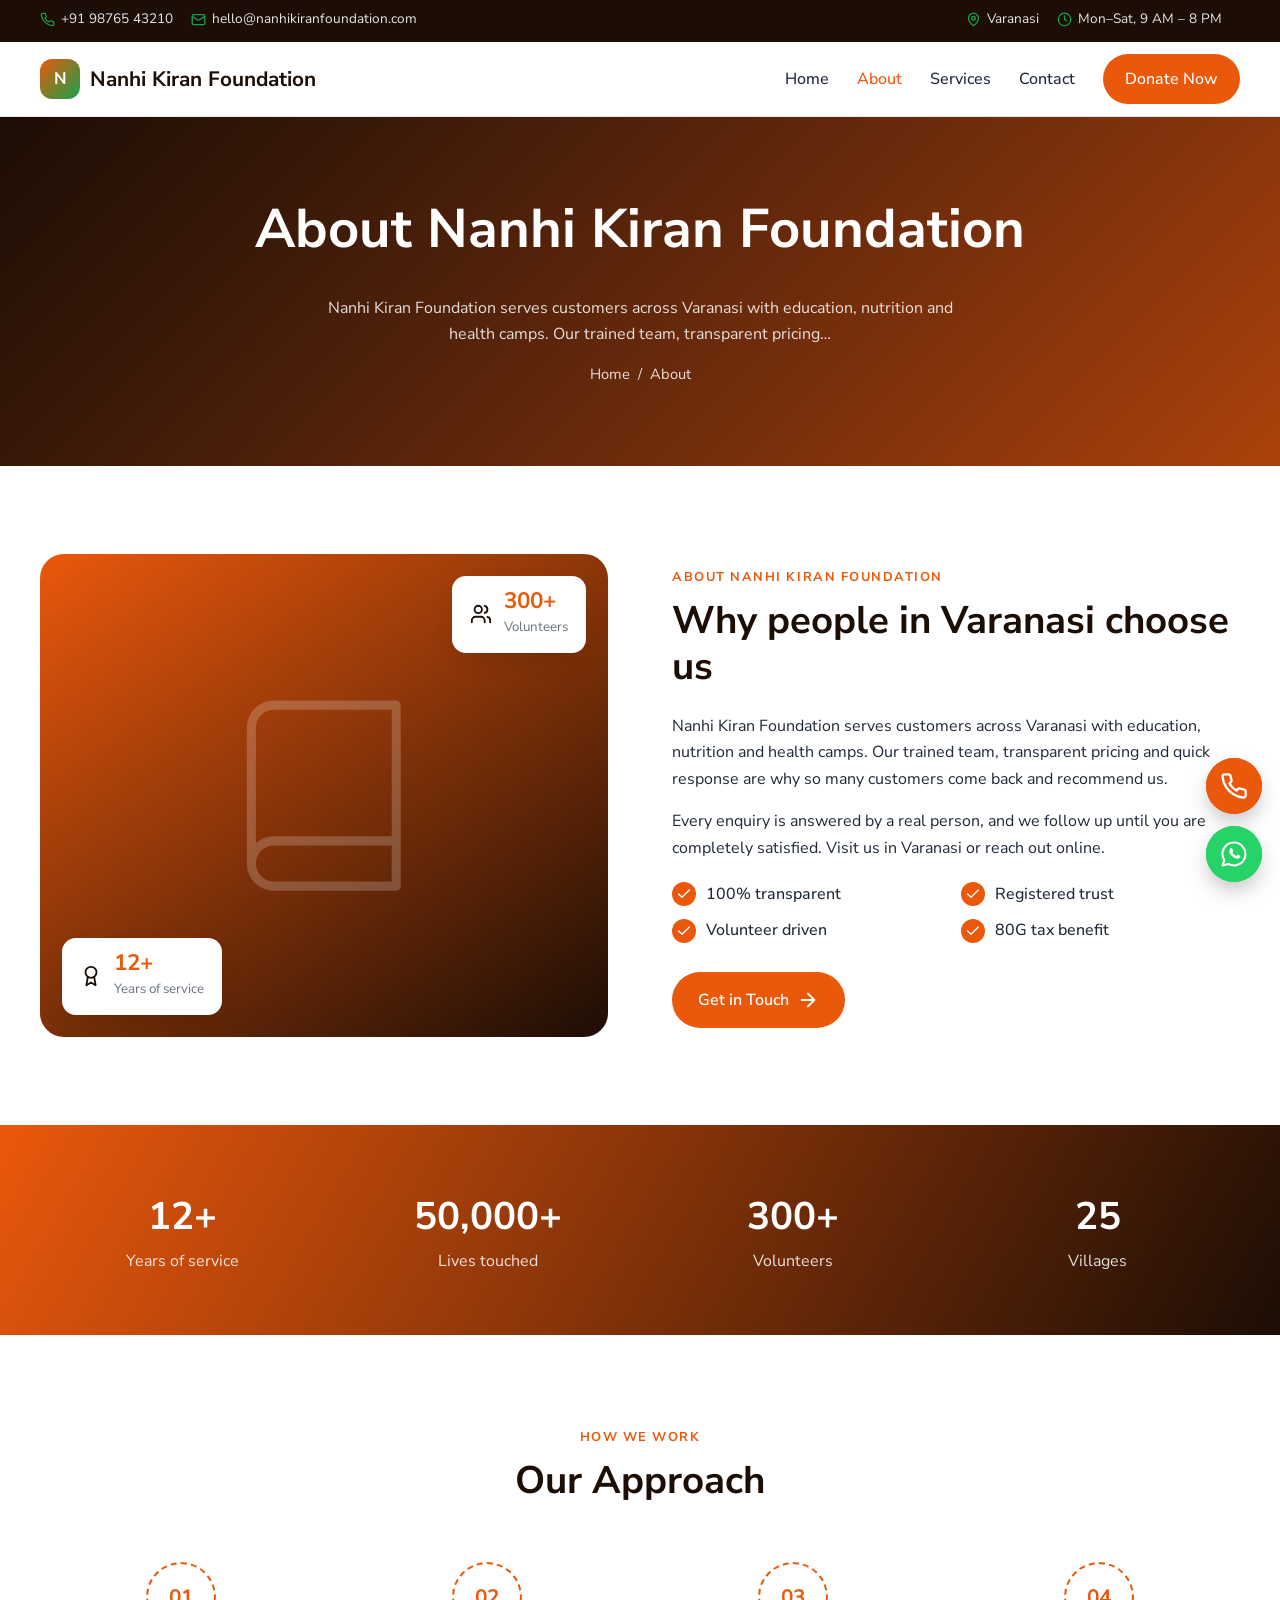
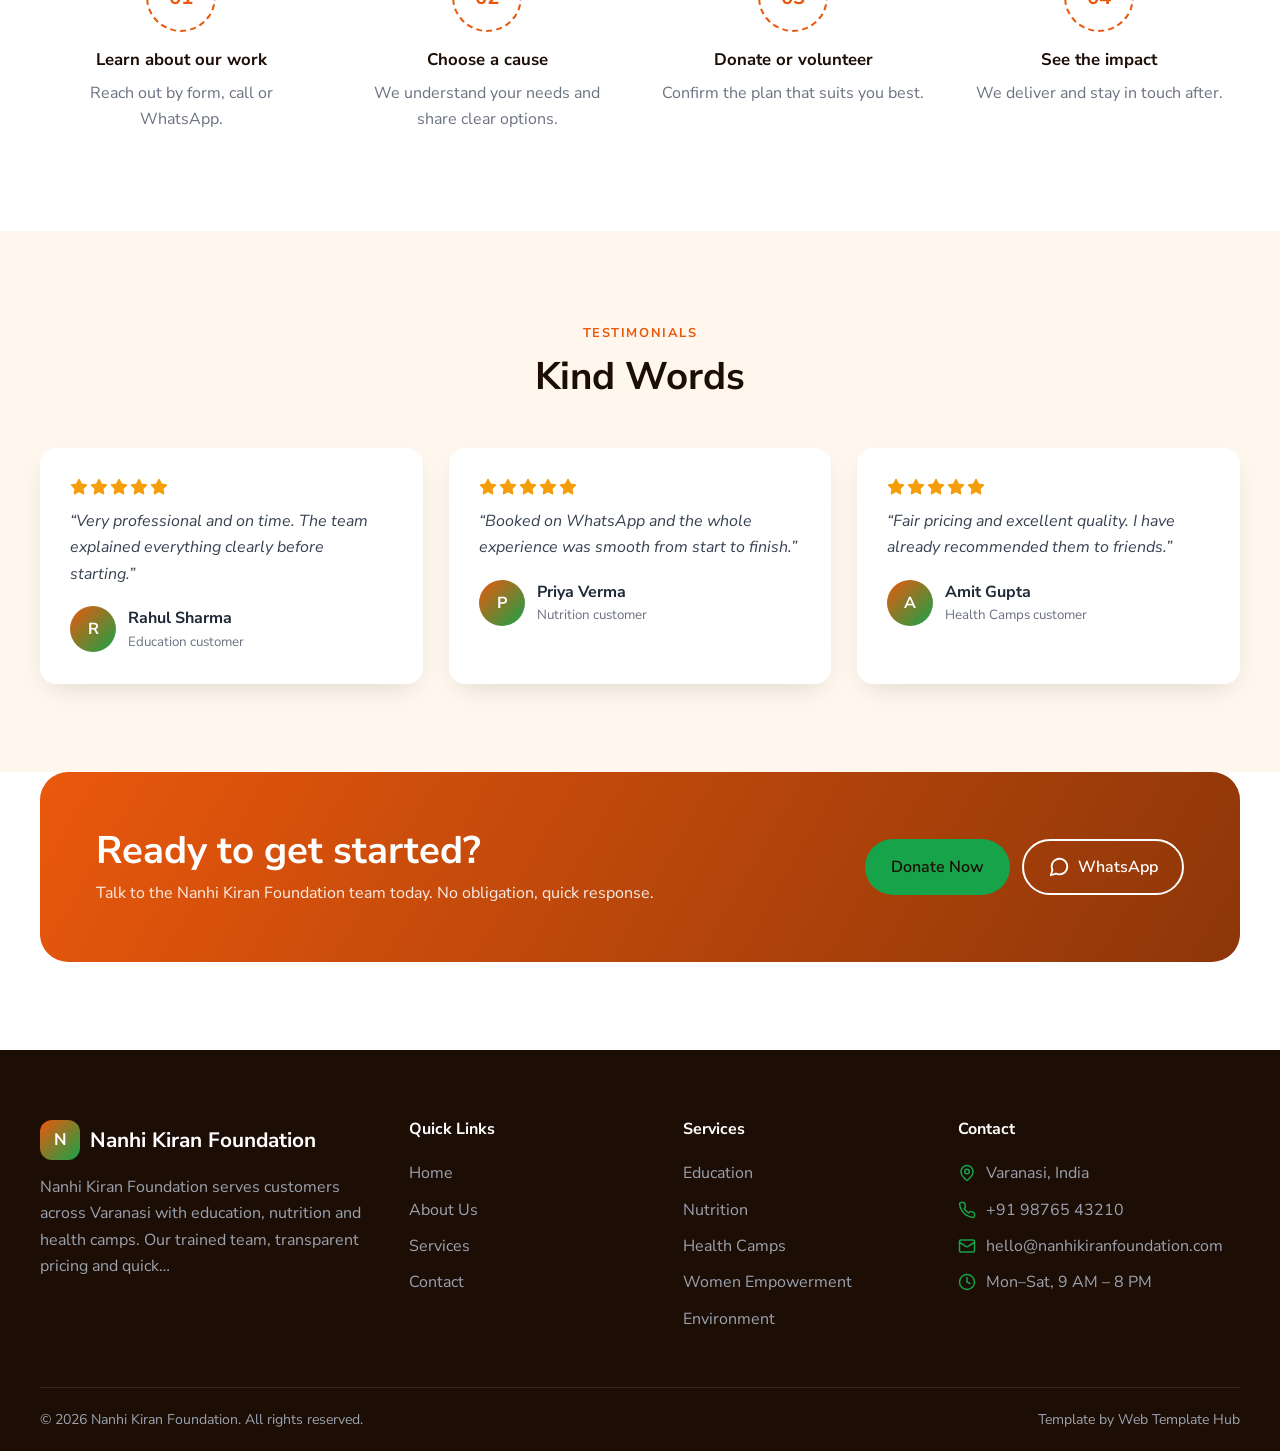
<file: about.html>
<!DOCTYPE html>
<html lang="en">
<head>
<meta charset="utf-8">
<meta name="viewport" content="width=device-width, initial-scale=1">
<title>About Us | Nanhi Kiran Foundation, Varanasi</title>
<meta name="description" content="Learn about Nanhi Kiran Foundation: our story, team and why customers in Varanasi trust us.">
<meta name="robots" content="noindex, follow">
<meta name="theme-color" content="#ea580c">
<meta property="og:type" content="website">
<meta property="og:title" content="About Us | Nanhi Kiran Foundation, Varanasi">
<meta property="og:description" content="Learn about Nanhi Kiran Foundation: our story, team and why customers in Varanasi trust us.">
<meta property="og:image" content="https://www.example.com/assets/img/og-image.jpg">
<meta property="og:locale" content="en_IN">
<meta name="twitter:card" content="summary_large_image">
<link rel="icon" href="data:image/svg+xml,%3Csvg xmlns='http://www.w3.org/2000/svg' viewBox='0 0 64 64'%3E%3Crect width='64' height='64' rx='14' fill='%23ea580c'/%3E%3Ctext x='32' y='43' font-size='32' text-anchor='middle' fill='white' font-family='Arial' font-weight='700'%3EN%3C/text%3E%3C/svg%3E">
<link rel="preconnect" href="https://fonts.googleapis.com">
<link rel="preconnect" href="https://fonts.gstatic.com" crossorigin>
<link href="https://fonts.googleapis.com/css2?family=Nunito+Sans:wght@400;500;600;700&amp;display=swap" rel="stylesheet">
<link rel="stylesheet" href="assets/css/style.css">
</head>
<body>
<div class="topbar"><div class="container">
<div><span><svg class="ic" viewBox="0 0 24 24" fill="none" stroke="currentColor" stroke-width="2" stroke-linecap="round" stroke-linejoin="round" aria-hidden="true"><path d="M22 16.92v3a2 2 0 0 1-2.18 2 19.79 19.79 0 0 1-8.63-3.07 19.5 19.5 0 0 1-6-6 19.79 19.79 0 0 1-3.07-8.67A2 2 0 0 1 4.11 2h3a2 2 0 0 1 2 1.72 12.84 12.84 0 0 0 .7 2.81 2 2 0 0 1-.45 2.11L8.09 9.91a16 16 0 0 0 6 6l1.27-1.27a2 2 0 0 1 2.11-.45 12.84 12.84 0 0 0 2.81.7A2 2 0 0 1 22 16.92z"/></svg> +91 98765 43210</span><span class="hide-sm"><svg class="ic" viewBox="0 0 24 24" fill="none" stroke="currentColor" stroke-width="2" stroke-linecap="round" stroke-linejoin="round" aria-hidden="true"><rect x="2" y="4" width="20" height="16" rx="2"/><path d="m22 7-8.97 5.7a1.94 1.94 0 0 1-2.06 0L2 7"/></svg> hello@nanhikiranfoundation.com</span></div>
<div><span class="hide-sm"><svg class="ic" viewBox="0 0 24 24" fill="none" stroke="currentColor" stroke-width="2" stroke-linecap="round" stroke-linejoin="round" aria-hidden="true"><path d="M20 10c0 6-8 12-8 12s-8-6-8-12a8 8 0 0 1 16 0Z"/><circle cx="12" cy="10" r="3"/></svg> Varanasi</span><span><svg class="ic" viewBox="0 0 24 24" fill="none" stroke="currentColor" stroke-width="2" stroke-linecap="round" stroke-linejoin="round" aria-hidden="true"><circle cx="12" cy="12" r="10"/><path d="M12 6v6l4 2"/></svg> Mon–Sat, 9 AM – 8 PM</span></div>
</div></div>
<header class="header"><div class="container">
<a class="logo" href="index.html" aria-label="Nanhi Kiran Foundation home"><b>N</b>Nanhi Kiran Foundation</a>
<button class="menu-btn" aria-label="Open menu" aria-expanded="false"><svg class="ic" viewBox="0 0 24 24" fill="none" stroke="currentColor" stroke-width="2" stroke-linecap="round" stroke-linejoin="round" aria-hidden="true"><path d="M4 6h16M4 12h16M4 18h16"/></svg></button>
<nav class="nav" aria-label="Main">
<a href="index.html">Home</a><a href="about.html" class="active" aria-current="page">About</a><a href="services.html">Services</a><a href="contact.html">Contact</a>
<a class="btn btn-p" href="contact.html">Donate Now</a>
</nav>
</div></header>
<main id="main">
<section class="page-hero"><div class="container"><h1>About Nanhi Kiran Foundation</h1><p style="opacity:.85;max-width:640px;margin:0 auto 14px">Nanhi Kiran Foundation serves customers across Varanasi with education, nutrition and health camps. Our trained team, transparent pricing…</p><nav aria-label="Breadcrumb"><ol class="crumbs"><li><a href="index.html">Home</a></li><li aria-current="page">About</li></ol></nav></div></section><section class="section"><div class="container"><div class="split">
<div class="visual reveal"><svg class="ic" viewBox="0 0 24 24" fill="none" stroke="currentColor" stroke-width="2" stroke-linecap="round" stroke-linejoin="round" aria-hidden="true"><path d="M4 19.5v-15A2.5 2.5 0 0 1 6.5 2H20v20H6.5a2.5 2.5 0 0 1 0-5H20"/></svg>
<div class="float f1"><svg class="ic" viewBox="0 0 24 24" fill="none" stroke="currentColor" stroke-width="2" stroke-linecap="round" stroke-linejoin="round" aria-hidden="true"><circle cx="12" cy="8" r="6"/><path d="M15.477 12.89 17 22l-5-3-5 3 1.523-9.11"/></svg><div><strong>12+</strong><small>Years of service</small></div></div>
<div class="float f2"><svg class="ic" viewBox="0 0 24 24" fill="none" stroke="currentColor" stroke-width="2" stroke-linecap="round" stroke-linejoin="round" aria-hidden="true"><path d="M16 21v-2a4 4 0 0 0-4-4H6a4 4 0 0 0-4 4v2"/><circle cx="9" cy="7" r="4"/><path d="M22 21v-2a4 4 0 0 0-3-3.87"/><path d="M16 3.13a4 4 0 0 1 0 7.75"/></svg><div><strong>300+</strong><small>Volunteers</small></div></div></div>
<div class="reveal"><span class="eyebrow">About Nanhi Kiran Foundation</span><h2>Why people in Varanasi choose us</h2><p>Nanhi Kiran Foundation serves customers across Varanasi with education, nutrition and health camps. Our trained team, transparent pricing and quick response are why so many customers come back and recommend us.</p><p>Every enquiry is answered by a real person, and we follow up until you are completely satisfied. Visit us in Varanasi or reach out online.</p>
<ul class="checks"><li><svg class="ic" viewBox="0 0 24 24" fill="none" stroke="currentColor" stroke-width="2" stroke-linecap="round" stroke-linejoin="round" aria-hidden="true"><path d="M20 6 9 17l-5-5"/></svg> 100% transparent</li><li><svg class="ic" viewBox="0 0 24 24" fill="none" stroke="currentColor" stroke-width="2" stroke-linecap="round" stroke-linejoin="round" aria-hidden="true"><path d="M20 6 9 17l-5-5"/></svg> Registered trust</li><li><svg class="ic" viewBox="0 0 24 24" fill="none" stroke="currentColor" stroke-width="2" stroke-linecap="round" stroke-linejoin="round" aria-hidden="true"><path d="M20 6 9 17l-5-5"/></svg> Volunteer driven</li><li><svg class="ic" viewBox="0 0 24 24" fill="none" stroke="currentColor" stroke-width="2" stroke-linecap="round" stroke-linejoin="round" aria-hidden="true"><path d="M20 6 9 17l-5-5"/></svg> 80G tax benefit</li></ul><a class="btn btn-p" href="contact.html">Get in Touch <svg class="ic" viewBox="0 0 24 24" fill="none" stroke="currentColor" stroke-width="2" stroke-linecap="round" stroke-linejoin="round" aria-hidden="true"><path d="M5 12h14M12 5l7 7-7 7"/></svg></a></div>
</div></div></section><section class="stats-band"><div class="container grid"><div><strong>12+</strong><span>Years of service</span></div><div><strong>50,000+</strong><span>Lives touched</span></div><div><strong>300+</strong><span>Volunteers</span></div><div><strong>25</strong><span>Villages</span></div></div></section><section class="section"><div class="container"><div class="head reveal"><span class="eyebrow">How We Work</span><h2>Our Approach</h2></div><div class="steps"><div class="step reveal"><h3>Learn about our work</h3><p style="color:var(--muted);margin:0">Reach out by form, call or WhatsApp.</p></div><div class="step reveal"><h3>Choose a cause</h3><p style="color:var(--muted);margin:0">We understand your needs and share clear options.</p></div><div class="step reveal"><h3>Donate or volunteer</h3><p style="color:var(--muted);margin:0">Confirm the plan that suits you best.</p></div><div class="step reveal"><h3>See the impact</h3><p style="color:var(--muted);margin:0">We deliver and stay in touch after.</p></div></div></div></section><section class="section alt"><div class="container"><div class="head reveal"><span class="eyebrow">Testimonials</span><h2>Kind Words</h2></div><div class="grid-3"><blockquote class="quote reveal" style="margin:0"><div class="stars" aria-label="5 out of 5"><svg class="ic" viewBox="0 0 24 24" fill="none" stroke="currentColor" stroke-width="2" stroke-linecap="round" stroke-linejoin="round" aria-hidden="true"><path d="M12 2l3.09 6.26L22 9.27l-5 4.87 1.18 6.88L12 17.77l-6.18 3.25L7 14.14 2 9.27l6.91-1.01L12 2z"/></svg><svg class="ic" viewBox="0 0 24 24" fill="none" stroke="currentColor" stroke-width="2" stroke-linecap="round" stroke-linejoin="round" aria-hidden="true"><path d="M12 2l3.09 6.26L22 9.27l-5 4.87 1.18 6.88L12 17.77l-6.18 3.25L7 14.14 2 9.27l6.91-1.01L12 2z"/></svg><svg class="ic" viewBox="0 0 24 24" fill="none" stroke="currentColor" stroke-width="2" stroke-linecap="round" stroke-linejoin="round" aria-hidden="true"><path d="M12 2l3.09 6.26L22 9.27l-5 4.87 1.18 6.88L12 17.77l-6.18 3.25L7 14.14 2 9.27l6.91-1.01L12 2z"/></svg><svg class="ic" viewBox="0 0 24 24" fill="none" stroke="currentColor" stroke-width="2" stroke-linecap="round" stroke-linejoin="round" aria-hidden="true"><path d="M12 2l3.09 6.26L22 9.27l-5 4.87 1.18 6.88L12 17.77l-6.18 3.25L7 14.14 2 9.27l6.91-1.01L12 2z"/></svg><svg class="ic" viewBox="0 0 24 24" fill="none" stroke="currentColor" stroke-width="2" stroke-linecap="round" stroke-linejoin="round" aria-hidden="true"><path d="M12 2l3.09 6.26L22 9.27l-5 4.87 1.18 6.88L12 17.77l-6.18 3.25L7 14.14 2 9.27l6.91-1.01L12 2z"/></svg></div><p>&ldquo;Very professional and on time. The team explained everything clearly before starting.&rdquo;</p><footer class="who"><b>R</b><div><strong>Rahul Sharma</strong><small>Education customer</small></div></footer></blockquote><blockquote class="quote reveal" style="margin:0"><div class="stars" aria-label="5 out of 5"><svg class="ic" viewBox="0 0 24 24" fill="none" stroke="currentColor" stroke-width="2" stroke-linecap="round" stroke-linejoin="round" aria-hidden="true"><path d="M12 2l3.09 6.26L22 9.27l-5 4.87 1.18 6.88L12 17.77l-6.18 3.25L7 14.14 2 9.27l6.91-1.01L12 2z"/></svg><svg class="ic" viewBox="0 0 24 24" fill="none" stroke="currentColor" stroke-width="2" stroke-linecap="round" stroke-linejoin="round" aria-hidden="true"><path d="M12 2l3.09 6.26L22 9.27l-5 4.87 1.18 6.88L12 17.77l-6.18 3.25L7 14.14 2 9.27l6.91-1.01L12 2z"/></svg><svg class="ic" viewBox="0 0 24 24" fill="none" stroke="currentColor" stroke-width="2" stroke-linecap="round" stroke-linejoin="round" aria-hidden="true"><path d="M12 2l3.09 6.26L22 9.27l-5 4.87 1.18 6.88L12 17.77l-6.18 3.25L7 14.14 2 9.27l6.91-1.01L12 2z"/></svg><svg class="ic" viewBox="0 0 24 24" fill="none" stroke="currentColor" stroke-width="2" stroke-linecap="round" stroke-linejoin="round" aria-hidden="true"><path d="M12 2l3.09 6.26L22 9.27l-5 4.87 1.18 6.88L12 17.77l-6.18 3.25L7 14.14 2 9.27l6.91-1.01L12 2z"/></svg><svg class="ic" viewBox="0 0 24 24" fill="none" stroke="currentColor" stroke-width="2" stroke-linecap="round" stroke-linejoin="round" aria-hidden="true"><path d="M12 2l3.09 6.26L22 9.27l-5 4.87 1.18 6.88L12 17.77l-6.18 3.25L7 14.14 2 9.27l6.91-1.01L12 2z"/></svg></div><p>&ldquo;Booked on WhatsApp and the whole experience was smooth from start to finish.&rdquo;</p><footer class="who"><b>P</b><div><strong>Priya Verma</strong><small>Nutrition customer</small></div></footer></blockquote><blockquote class="quote reveal" style="margin:0"><div class="stars" aria-label="5 out of 5"><svg class="ic" viewBox="0 0 24 24" fill="none" stroke="currentColor" stroke-width="2" stroke-linecap="round" stroke-linejoin="round" aria-hidden="true"><path d="M12 2l3.09 6.26L22 9.27l-5 4.87 1.18 6.88L12 17.77l-6.18 3.25L7 14.14 2 9.27l6.91-1.01L12 2z"/></svg><svg class="ic" viewBox="0 0 24 24" fill="none" stroke="currentColor" stroke-width="2" stroke-linecap="round" stroke-linejoin="round" aria-hidden="true"><path d="M12 2l3.09 6.26L22 9.27l-5 4.87 1.18 6.88L12 17.77l-6.18 3.25L7 14.14 2 9.27l6.91-1.01L12 2z"/></svg><svg class="ic" viewBox="0 0 24 24" fill="none" stroke="currentColor" stroke-width="2" stroke-linecap="round" stroke-linejoin="round" aria-hidden="true"><path d="M12 2l3.09 6.26L22 9.27l-5 4.87 1.18 6.88L12 17.77l-6.18 3.25L7 14.14 2 9.27l6.91-1.01L12 2z"/></svg><svg class="ic" viewBox="0 0 24 24" fill="none" stroke="currentColor" stroke-width="2" stroke-linecap="round" stroke-linejoin="round" aria-hidden="true"><path d="M12 2l3.09 6.26L22 9.27l-5 4.87 1.18 6.88L12 17.77l-6.18 3.25L7 14.14 2 9.27l6.91-1.01L12 2z"/></svg><svg class="ic" viewBox="0 0 24 24" fill="none" stroke="currentColor" stroke-width="2" stroke-linecap="round" stroke-linejoin="round" aria-hidden="true"><path d="M12 2l3.09 6.26L22 9.27l-5 4.87 1.18 6.88L12 17.77l-6.18 3.25L7 14.14 2 9.27l6.91-1.01L12 2z"/></svg></div><p>&ldquo;Fair pricing and excellent quality. I have already recommended them to friends.&rdquo;</p><footer class="who"><b>A</b><div><strong>Amit Gupta</strong><small>Health Camps customer</small></div></footer></blockquote></div></div></section><section class="section" style="padding-top:0"><div class="container"><div class="cta reveal">
<div><h2>Ready to get started?</h2><p>Talk to the Nanhi Kiran Foundation team today. No obligation, quick response.</p></div>
<div style="display:flex;gap:12px;flex-wrap:wrap"><a class="btn btn-a" href="contact.html">Donate Now</a><a class="btn btn-o" href="https://wa.me/919876543210"><svg class="ic" viewBox="0 0 24 24" fill="none" stroke="currentColor" stroke-width="2" stroke-linecap="round" stroke-linejoin="round" aria-hidden="true"><path d="M21 11.5a8.38 8.38 0 0 1-.9 3.8 8.5 8.5 0 0 1-7.6 4.7 8.38 8.38 0 0 1-3.8-.9L3 21l1.9-5.7a8.38 8.38 0 0 1-.9-3.8 8.5 8.5 0 0 1 4.7-7.6 8.38 8.38 0 0 1 3.8-.9h.5a8.48 8.48 0 0 1 8 8v.5z"/></svg> WhatsApp</a></div>
</div></div></section></main>
<footer class="footer"><div class="container grid">
<div><a class="logo" href="index.html"><b>N</b>Nanhi Kiran Foundation</a><p>Nanhi Kiran Foundation serves customers across Varanasi with education, nutrition and health camps. Our trained team, transparent pricing and quick…</p></div>
<div><h4>Quick Links</h4><ul><li><a href="index.html">Home</a></li><li><a href="about.html">About Us</a></li><li><a href="services.html">Services</a></li><li><a href="contact.html">Contact</a></li></ul></div>
<div><h4>Services</h4><ul><li><a href="services.html">Education</a></li><li><a href="services.html">Nutrition</a></li><li><a href="services.html">Health Camps</a></li><li><a href="services.html">Women Empowerment</a></li><li><a href="services.html">Environment</a></li></ul></div>
<div><h4>Contact</h4><ul class="contact"><li><svg class="ic" viewBox="0 0 24 24" fill="none" stroke="currentColor" stroke-width="2" stroke-linecap="round" stroke-linejoin="round" aria-hidden="true"><path d="M20 10c0 6-8 12-8 12s-8-6-8-12a8 8 0 0 1 16 0Z"/><circle cx="12" cy="10" r="3"/></svg> Varanasi, India</li><li><svg class="ic" viewBox="0 0 24 24" fill="none" stroke="currentColor" stroke-width="2" stroke-linecap="round" stroke-linejoin="round" aria-hidden="true"><path d="M22 16.92v3a2 2 0 0 1-2.18 2 19.79 19.79 0 0 1-8.63-3.07 19.5 19.5 0 0 1-6-6 19.79 19.79 0 0 1-3.07-8.67A2 2 0 0 1 4.11 2h3a2 2 0 0 1 2 1.72 12.84 12.84 0 0 0 .7 2.81 2 2 0 0 1-.45 2.11L8.09 9.91a16 16 0 0 0 6 6l1.27-1.27a2 2 0 0 1 2.11-.45 12.84 12.84 0 0 0 2.81.7A2 2 0 0 1 22 16.92z"/></svg> <a href="tel:+919876543210">+91 98765 43210</a></li><li><svg class="ic" viewBox="0 0 24 24" fill="none" stroke="currentColor" stroke-width="2" stroke-linecap="round" stroke-linejoin="round" aria-hidden="true"><rect x="2" y="4" width="20" height="16" rx="2"/><path d="m22 7-8.97 5.7a1.94 1.94 0 0 1-2.06 0L2 7"/></svg> <a href="mailto:hello@nanhikiranfoundation.com">hello@nanhikiranfoundation.com</a></li><li><svg class="ic" viewBox="0 0 24 24" fill="none" stroke="currentColor" stroke-width="2" stroke-linecap="round" stroke-linejoin="round" aria-hidden="true"><circle cx="12" cy="12" r="10"/><path d="M12 6v6l4 2"/></svg> Mon–Sat, 9 AM – 8 PM</li></ul></div>
</div><div class="container copy"><span>&copy; <span id="year">2026</span> Nanhi Kiran Foundation. All rights reserved.</span><span>Template by <a href="https://webtemplatehub.online/" rel="nofollow">Web Template Hub</a></span></div></footer>
<div class="floats">
<a class="fab fab-call" href="tel:+919876543210" aria-label="Call Nanhi Kiran Foundation"><span>Call now</span><svg class="ic" viewBox="0 0 24 24" fill="none" stroke="currentColor" stroke-width="2" stroke-linecap="round" stroke-linejoin="round" aria-hidden="true"><path d="M22 16.92v3a2 2 0 0 1-2.18 2 19.79 19.79 0 0 1-8.63-3.07 19.5 19.5 0 0 1-6-6 19.79 19.79 0 0 1-3.07-8.67A2 2 0 0 1 4.11 2h3a2 2 0 0 1 2 1.72 12.84 12.84 0 0 0 .7 2.81 2 2 0 0 1-.45 2.11L8.09 9.91a16 16 0 0 0 6 6l1.27-1.27a2 2 0 0 1 2.11-.45 12.84 12.84 0 0 0 2.81.7A2 2 0 0 1 22 16.92z"/></svg></a>
<a class="fab fab-wa" href="https://wa.me/919876543210?text=Hi%20Nanhi%20Kiran%20Foundation%2C%20I%20have%20an%20enquiry" aria-label="Chat on WhatsApp" target="_blank" rel="noopener"><span>WhatsApp us</span><svg viewBox="0 0 24 24" aria-hidden="true"><path d="M12 2.2a9.8 9.8 0 0 0-8.4 14.9L2.3 21.8l4.8-1.3A9.8 9.8 0 1 0 12 2.2z" fill="none" stroke="currentColor" stroke-width="1.8" stroke-linejoin="round"/><path fill="currentColor" d="M8.7 7.3c.2-.4.4-.4.7-.4h.5c.2 0 .4 0 .6.5l.8 1.9c.1.2.1.4 0 .6l-.4.6c-.1.2-.2.3 0 .6.6 1 1.4 1.8 2.5 2.4.3.2.4.1.6-.1l.7-.8c.2-.2.4-.2.6-.1l1.8.9c.3.1.4.2.4.4 0 .6-.3 1.5-1.2 1.9-.8.4-1.8.4-3.5-.3-2.2-.9-3.8-3-4.3-3.9-.6-1-.6-2.1-.1-3.2z"/></svg></a>
</div>

<script src="assets/js/main.js" defer></script>
</body>
</html>
</file>
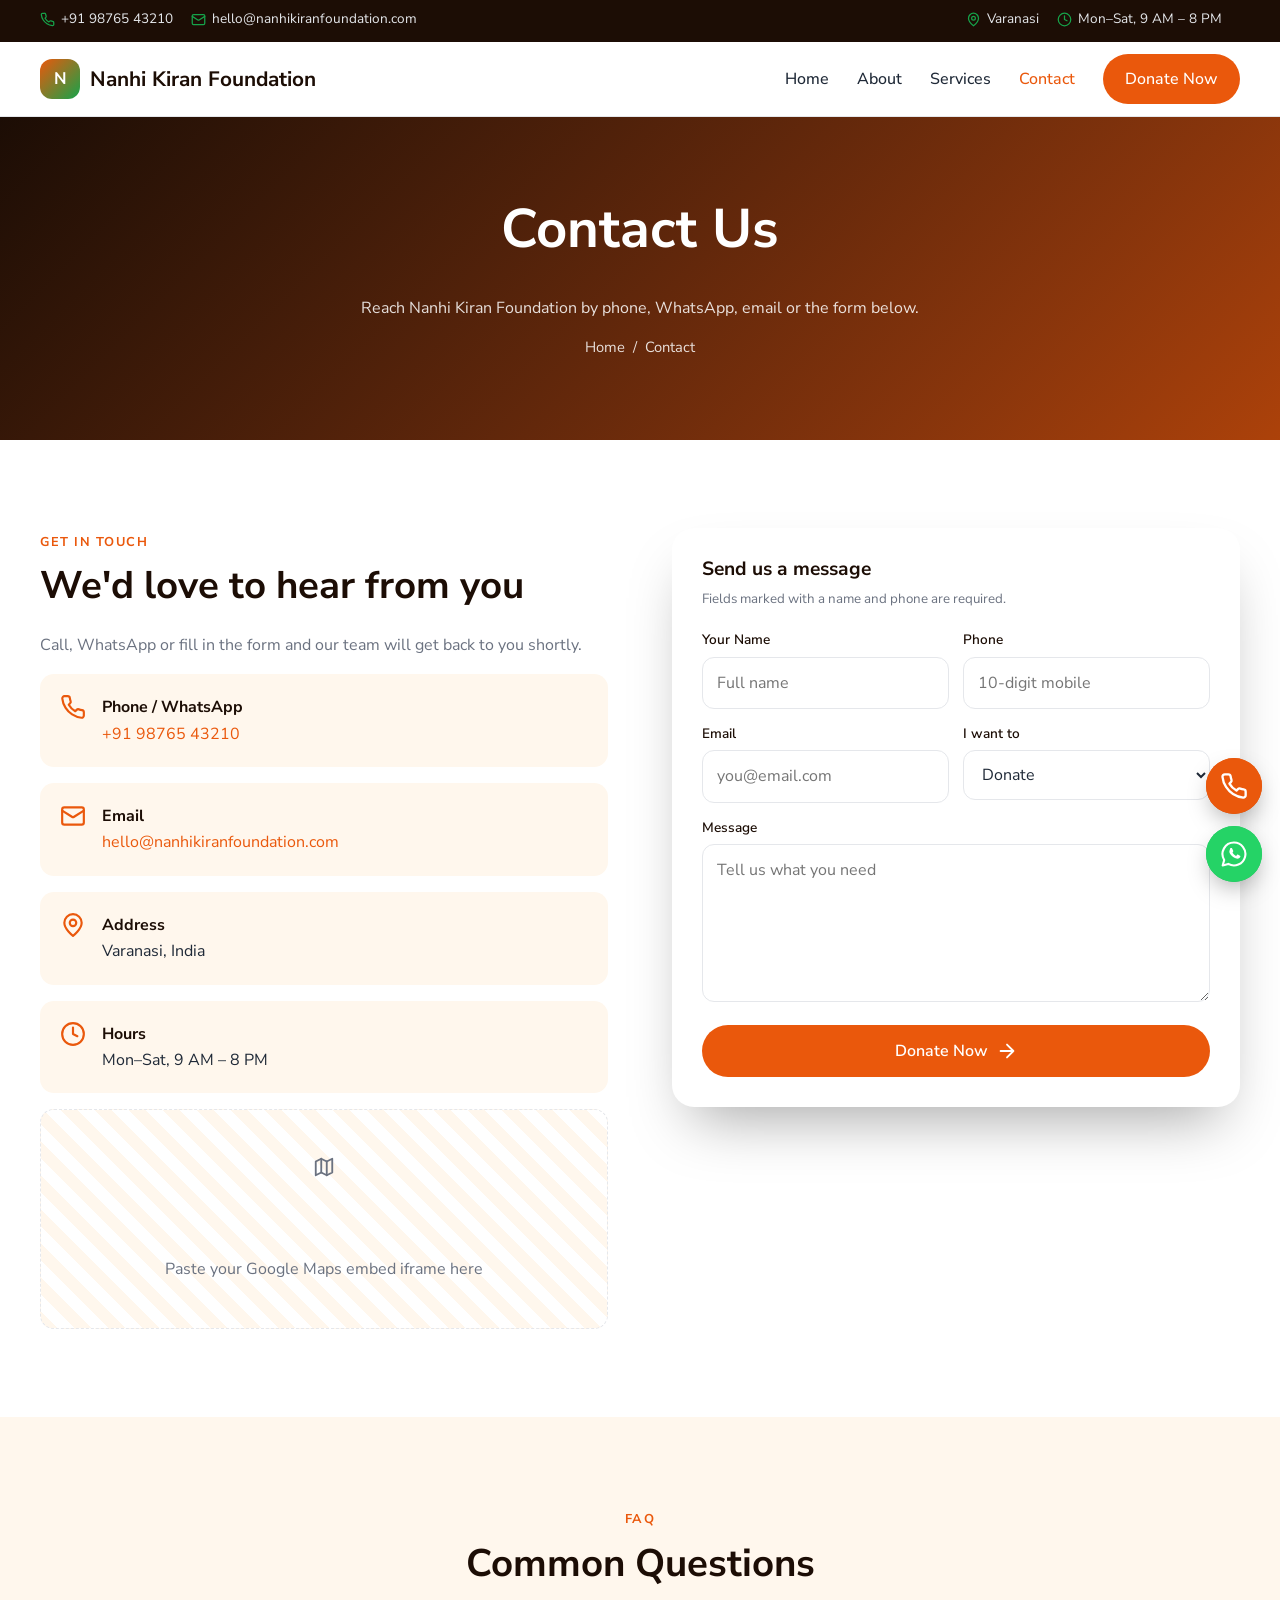
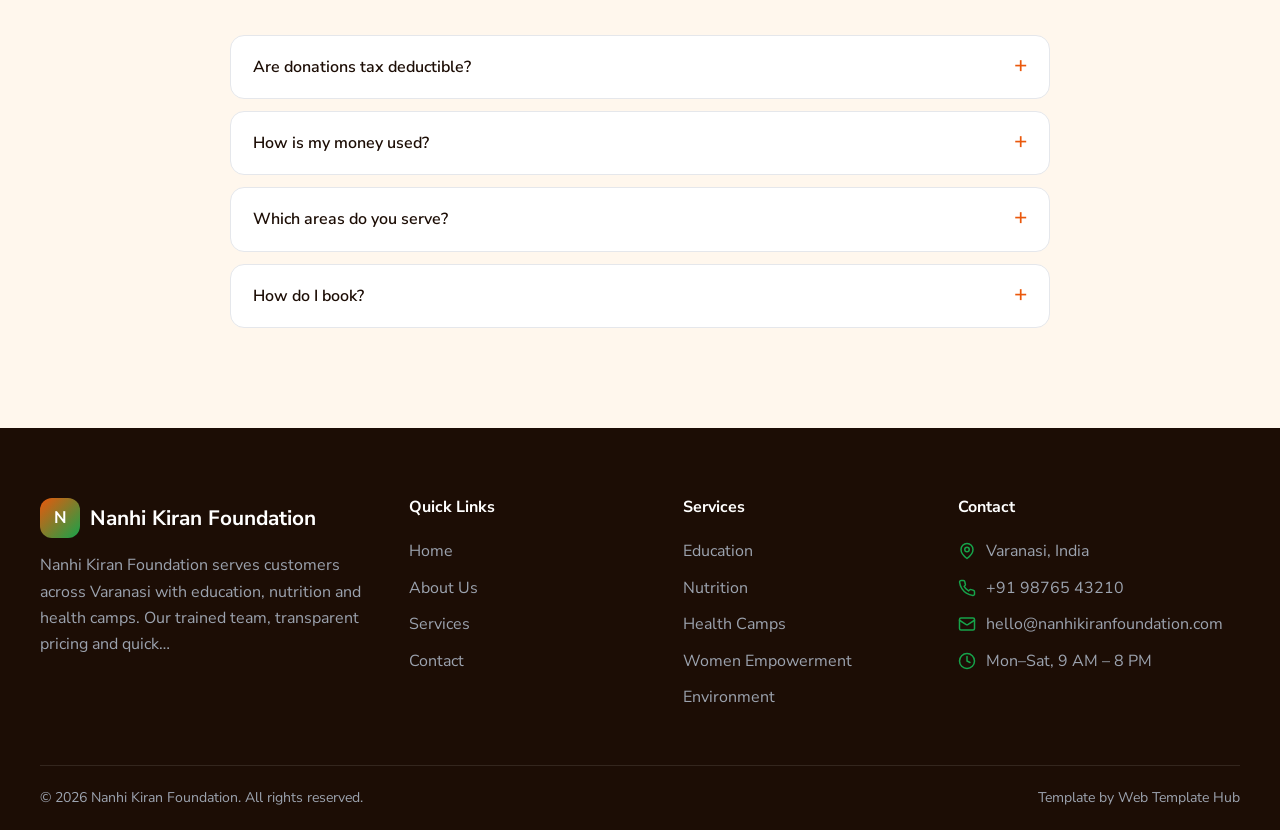
<file: contact.html>
<!DOCTYPE html>
<html lang="en">
<head>
<meta charset="utf-8">
<meta name="viewport" content="width=device-width, initial-scale=1">
<title>Contact Nanhi Kiran Foundation | Varanasi</title>
<meta name="description" content="Contact Nanhi Kiran Foundation in Varanasi. Call +91 98765 43210 or send an enquiry online.">
<meta name="robots" content="noindex, follow">
<meta name="theme-color" content="#ea580c">
<meta property="og:type" content="website">
<meta property="og:title" content="Contact Nanhi Kiran Foundation | Varanasi">
<meta property="og:description" content="Contact Nanhi Kiran Foundation in Varanasi. Call +91 98765 43210 or send an enquiry online.">
<meta property="og:image" content="https://www.example.com/assets/img/og-image.jpg">
<meta property="og:locale" content="en_IN">
<meta name="twitter:card" content="summary_large_image">
<link rel="icon" href="data:image/svg+xml,%3Csvg xmlns='http://www.w3.org/2000/svg' viewBox='0 0 64 64'%3E%3Crect width='64' height='64' rx='14' fill='%23ea580c'/%3E%3Ctext x='32' y='43' font-size='32' text-anchor='middle' fill='white' font-family='Arial' font-weight='700'%3EN%3C/text%3E%3C/svg%3E">
<link rel="preconnect" href="https://fonts.googleapis.com">
<link rel="preconnect" href="https://fonts.gstatic.com" crossorigin>
<link href="https://fonts.googleapis.com/css2?family=Nunito+Sans:wght@400;500;600;700&amp;display=swap" rel="stylesheet">
<link rel="stylesheet" href="assets/css/style.css">
</head>
<body>
<div class="topbar"><div class="container">
<div><span><svg class="ic" viewBox="0 0 24 24" fill="none" stroke="currentColor" stroke-width="2" stroke-linecap="round" stroke-linejoin="round" aria-hidden="true"><path d="M22 16.92v3a2 2 0 0 1-2.18 2 19.79 19.79 0 0 1-8.63-3.07 19.5 19.5 0 0 1-6-6 19.79 19.79 0 0 1-3.07-8.67A2 2 0 0 1 4.11 2h3a2 2 0 0 1 2 1.72 12.84 12.84 0 0 0 .7 2.81 2 2 0 0 1-.45 2.11L8.09 9.91a16 16 0 0 0 6 6l1.27-1.27a2 2 0 0 1 2.11-.45 12.84 12.84 0 0 0 2.81.7A2 2 0 0 1 22 16.92z"/></svg> +91 98765 43210</span><span class="hide-sm"><svg class="ic" viewBox="0 0 24 24" fill="none" stroke="currentColor" stroke-width="2" stroke-linecap="round" stroke-linejoin="round" aria-hidden="true"><rect x="2" y="4" width="20" height="16" rx="2"/><path d="m22 7-8.97 5.7a1.94 1.94 0 0 1-2.06 0L2 7"/></svg> hello@nanhikiranfoundation.com</span></div>
<div><span class="hide-sm"><svg class="ic" viewBox="0 0 24 24" fill="none" stroke="currentColor" stroke-width="2" stroke-linecap="round" stroke-linejoin="round" aria-hidden="true"><path d="M20 10c0 6-8 12-8 12s-8-6-8-12a8 8 0 0 1 16 0Z"/><circle cx="12" cy="10" r="3"/></svg> Varanasi</span><span><svg class="ic" viewBox="0 0 24 24" fill="none" stroke="currentColor" stroke-width="2" stroke-linecap="round" stroke-linejoin="round" aria-hidden="true"><circle cx="12" cy="12" r="10"/><path d="M12 6v6l4 2"/></svg> Mon–Sat, 9 AM – 8 PM</span></div>
</div></div>
<header class="header"><div class="container">
<a class="logo" href="index.html" aria-label="Nanhi Kiran Foundation home"><b>N</b>Nanhi Kiran Foundation</a>
<button class="menu-btn" aria-label="Open menu" aria-expanded="false"><svg class="ic" viewBox="0 0 24 24" fill="none" stroke="currentColor" stroke-width="2" stroke-linecap="round" stroke-linejoin="round" aria-hidden="true"><path d="M4 6h16M4 12h16M4 18h16"/></svg></button>
<nav class="nav" aria-label="Main">
<a href="index.html">Home</a><a href="about.html">About</a><a href="services.html">Services</a><a href="contact.html" class="active" aria-current="page">Contact</a>
<a class="btn btn-p" href="contact.html">Donate Now</a>
</nav>
</div></header>
<main id="main">
<section class="page-hero"><div class="container"><h1>Contact Us</h1><p style="opacity:.85;max-width:640px;margin:0 auto 14px">Reach Nanhi Kiran Foundation by phone, WhatsApp, email or the form below.</p><nav aria-label="Breadcrumb"><ol class="crumbs"><li><a href="index.html">Home</a></li><li aria-current="page">Contact</li></ol></nav></div></section><section class="section"><div class="container split" style="align-items:start">
<div><span class="eyebrow">Get in Touch</span><h2>We'd love to hear from you</h2><p style="color:var(--muted)">Call, WhatsApp or fill in the form and our team will get back to you shortly.</p>
<div class="info"><div><svg class="ic" viewBox="0 0 24 24" fill="none" stroke="currentColor" stroke-width="2" stroke-linecap="round" stroke-linejoin="round" aria-hidden="true"><path d="M22 16.92v3a2 2 0 0 1-2.18 2 19.79 19.79 0 0 1-8.63-3.07 19.5 19.5 0 0 1-6-6 19.79 19.79 0 0 1-3.07-8.67A2 2 0 0 1 4.11 2h3a2 2 0 0 1 2 1.72 12.84 12.84 0 0 0 .7 2.81 2 2 0 0 1-.45 2.11L8.09 9.91a16 16 0 0 0 6 6l1.27-1.27a2 2 0 0 1 2.11-.45 12.84 12.84 0 0 0 2.81.7A2 2 0 0 1 22 16.92z"/></svg><span><strong>Phone / WhatsApp</strong><a href="tel:+919876543210">+91 98765 43210</a></span></div>
<div><svg class="ic" viewBox="0 0 24 24" fill="none" stroke="currentColor" stroke-width="2" stroke-linecap="round" stroke-linejoin="round" aria-hidden="true"><rect x="2" y="4" width="20" height="16" rx="2"/><path d="m22 7-8.97 5.7a1.94 1.94 0 0 1-2.06 0L2 7"/></svg><span><strong>Email</strong><a href="mailto:hello@nanhikiranfoundation.com">hello@nanhikiranfoundation.com</a></span></div>
<div><svg class="ic" viewBox="0 0 24 24" fill="none" stroke="currentColor" stroke-width="2" stroke-linecap="round" stroke-linejoin="round" aria-hidden="true"><path d="M20 10c0 6-8 12-8 12s-8-6-8-12a8 8 0 0 1 16 0Z"/><circle cx="12" cy="10" r="3"/></svg><span><strong>Address</strong>Varanasi, India</span></div>
<div><svg class="ic" viewBox="0 0 24 24" fill="none" stroke="currentColor" stroke-width="2" stroke-linecap="round" stroke-linejoin="round" aria-hidden="true"><circle cx="12" cy="12" r="10"/><path d="M12 6v6l4 2"/></svg><span><strong>Hours</strong>Mon–Sat, 9 AM – 8 PM</span></div></div>
<div class="map"><svg class="ic" viewBox="0 0 24 24" fill="none" stroke="currentColor" stroke-width="2" stroke-linecap="round" stroke-linejoin="round" aria-hidden="true"><path d="M3 6l6-3 6 3 6-3v15l-6 3-6-3-6 3z"/><path d="M9 3v15M15 6v15"/></svg><br>Paste your Google Maps embed iframe here</div></div>
<div class="card-form"><h3>Send us a message</h3><small>Fields marked with a name and phone are required.</small><form class="form" method="post" data-demo="1" action="#">
<input class="hp" type="text" name="website" tabindex="-1" autocomplete="off" aria-hidden="true">
<div class="row"><div><label for="f-nameFalse">Your Name</label><input id="f-nameFalse" name="name" required placeholder="Full name"></div>
<div><label for="f-phoneFalse">Phone</label><input id="f-phoneFalse" name="phone" type="tel" required placeholder="10-digit mobile"></div></div>
<div class="row"><div><label for="f-emailFalse">Email</label><input id="f-emailFalse" name="email" type="email" placeholder="you@email.com"></div>
<div><label for="f-typeFalse">I want to</label><select id="f-typeFalse" name="type"><option>Donate</option><option>Volunteer</option><option>Partner (CSR)</option><option>Other</option></select></div></div>
<div><label for="f-msgFalse">Message</label><textarea id="f-msgFalse" name="message" rows="5" placeholder="Tell us what you need"></textarea></div>
<button class="btn btn-p" type="submit">Donate Now <svg class="ic" viewBox="0 0 24 24" fill="none" stroke="currentColor" stroke-width="2" stroke-linecap="round" stroke-linejoin="round" aria-hidden="true"><path d="M5 12h14M12 5l7 7-7 7"/></svg></button>
<div class="form-msg" role="status"></div>
</form></div>
</div></section><section class="section alt"><div class="container"><div class="head reveal"><span class="eyebrow">FAQ</span><h2>Common Questions</h2></div><div class="faq"><details><summary>Are donations tax deductible?</summary><p>Yes, donations are eligible under Section 80G; you receive a receipt.</p></details><details><summary>How is my money used?</summary><p>We publish annual reports and share impact updates with donors.</p></details><details><summary>Which areas do you serve?</summary><p>We serve Varanasi and nearby areas. Share your location and we will confirm availability.</p></details><details><summary>How do I book?</summary><p>Call or WhatsApp us, or fill in the form. We usually confirm within 30 minutes during working hours.</p></details></div></div></section></main>
<footer class="footer"><div class="container grid">
<div><a class="logo" href="index.html"><b>N</b>Nanhi Kiran Foundation</a><p>Nanhi Kiran Foundation serves customers across Varanasi with education, nutrition and health camps. Our trained team, transparent pricing and quick…</p></div>
<div><h4>Quick Links</h4><ul><li><a href="index.html">Home</a></li><li><a href="about.html">About Us</a></li><li><a href="services.html">Services</a></li><li><a href="contact.html">Contact</a></li></ul></div>
<div><h4>Services</h4><ul><li><a href="services.html">Education</a></li><li><a href="services.html">Nutrition</a></li><li><a href="services.html">Health Camps</a></li><li><a href="services.html">Women Empowerment</a></li><li><a href="services.html">Environment</a></li></ul></div>
<div><h4>Contact</h4><ul class="contact"><li><svg class="ic" viewBox="0 0 24 24" fill="none" stroke="currentColor" stroke-width="2" stroke-linecap="round" stroke-linejoin="round" aria-hidden="true"><path d="M20 10c0 6-8 12-8 12s-8-6-8-12a8 8 0 0 1 16 0Z"/><circle cx="12" cy="10" r="3"/></svg> Varanasi, India</li><li><svg class="ic" viewBox="0 0 24 24" fill="none" stroke="currentColor" stroke-width="2" stroke-linecap="round" stroke-linejoin="round" aria-hidden="true"><path d="M22 16.92v3a2 2 0 0 1-2.18 2 19.79 19.79 0 0 1-8.63-3.07 19.5 19.5 0 0 1-6-6 19.79 19.79 0 0 1-3.07-8.67A2 2 0 0 1 4.11 2h3a2 2 0 0 1 2 1.72 12.84 12.84 0 0 0 .7 2.81 2 2 0 0 1-.45 2.11L8.09 9.91a16 16 0 0 0 6 6l1.27-1.27a2 2 0 0 1 2.11-.45 12.84 12.84 0 0 0 2.81.7A2 2 0 0 1 22 16.92z"/></svg> <a href="tel:+919876543210">+91 98765 43210</a></li><li><svg class="ic" viewBox="0 0 24 24" fill="none" stroke="currentColor" stroke-width="2" stroke-linecap="round" stroke-linejoin="round" aria-hidden="true"><rect x="2" y="4" width="20" height="16" rx="2"/><path d="m22 7-8.97 5.7a1.94 1.94 0 0 1-2.06 0L2 7"/></svg> <a href="mailto:hello@nanhikiranfoundation.com">hello@nanhikiranfoundation.com</a></li><li><svg class="ic" viewBox="0 0 24 24" fill="none" stroke="currentColor" stroke-width="2" stroke-linecap="round" stroke-linejoin="round" aria-hidden="true"><circle cx="12" cy="12" r="10"/><path d="M12 6v6l4 2"/></svg> Mon–Sat, 9 AM – 8 PM</li></ul></div>
</div><div class="container copy"><span>&copy; <span id="year">2026</span> Nanhi Kiran Foundation. All rights reserved.</span><span>Template by <a href="https://webtemplatehub.online/" rel="nofollow">Web Template Hub</a></span></div></footer>
<div class="floats">
<a class="fab fab-call" href="tel:+919876543210" aria-label="Call Nanhi Kiran Foundation"><span>Call now</span><svg class="ic" viewBox="0 0 24 24" fill="none" stroke="currentColor" stroke-width="2" stroke-linecap="round" stroke-linejoin="round" aria-hidden="true"><path d="M22 16.92v3a2 2 0 0 1-2.18 2 19.79 19.79 0 0 1-8.63-3.07 19.5 19.5 0 0 1-6-6 19.79 19.79 0 0 1-3.07-8.67A2 2 0 0 1 4.11 2h3a2 2 0 0 1 2 1.72 12.84 12.84 0 0 0 .7 2.81 2 2 0 0 1-.45 2.11L8.09 9.91a16 16 0 0 0 6 6l1.27-1.27a2 2 0 0 1 2.11-.45 12.84 12.84 0 0 0 2.81.7A2 2 0 0 1 22 16.92z"/></svg></a>
<a class="fab fab-wa" href="https://wa.me/919876543210?text=Hi%20Nanhi%20Kiran%20Foundation%2C%20I%20have%20an%20enquiry" aria-label="Chat on WhatsApp" target="_blank" rel="noopener"><span>WhatsApp us</span><svg viewBox="0 0 24 24" aria-hidden="true"><path d="M12 2.2a9.8 9.8 0 0 0-8.4 14.9L2.3 21.8l4.8-1.3A9.8 9.8 0 1 0 12 2.2z" fill="none" stroke="currentColor" stroke-width="1.8" stroke-linejoin="round"/><path fill="currentColor" d="M8.7 7.3c.2-.4.4-.4.7-.4h.5c.2 0 .4 0 .6.5l.8 1.9c.1.2.1.4 0 .6l-.4.6c-.1.2-.2.3 0 .6.6 1 1.4 1.8 2.5 2.4.3.2.4.1.6-.1l.7-.8c.2-.2.4-.2.6-.1l1.8.9c.3.1.4.2.4.4 0 .6-.3 1.5-1.2 1.9-.8.4-1.8.4-3.5-.3-2.2-.9-3.8-3-4.3-3.9-.6-1-.6-2.1-.1-3.2z"/></svg></a>
</div>

<script src="assets/js/main.js" defer></script>
</body>
</html>
</file>
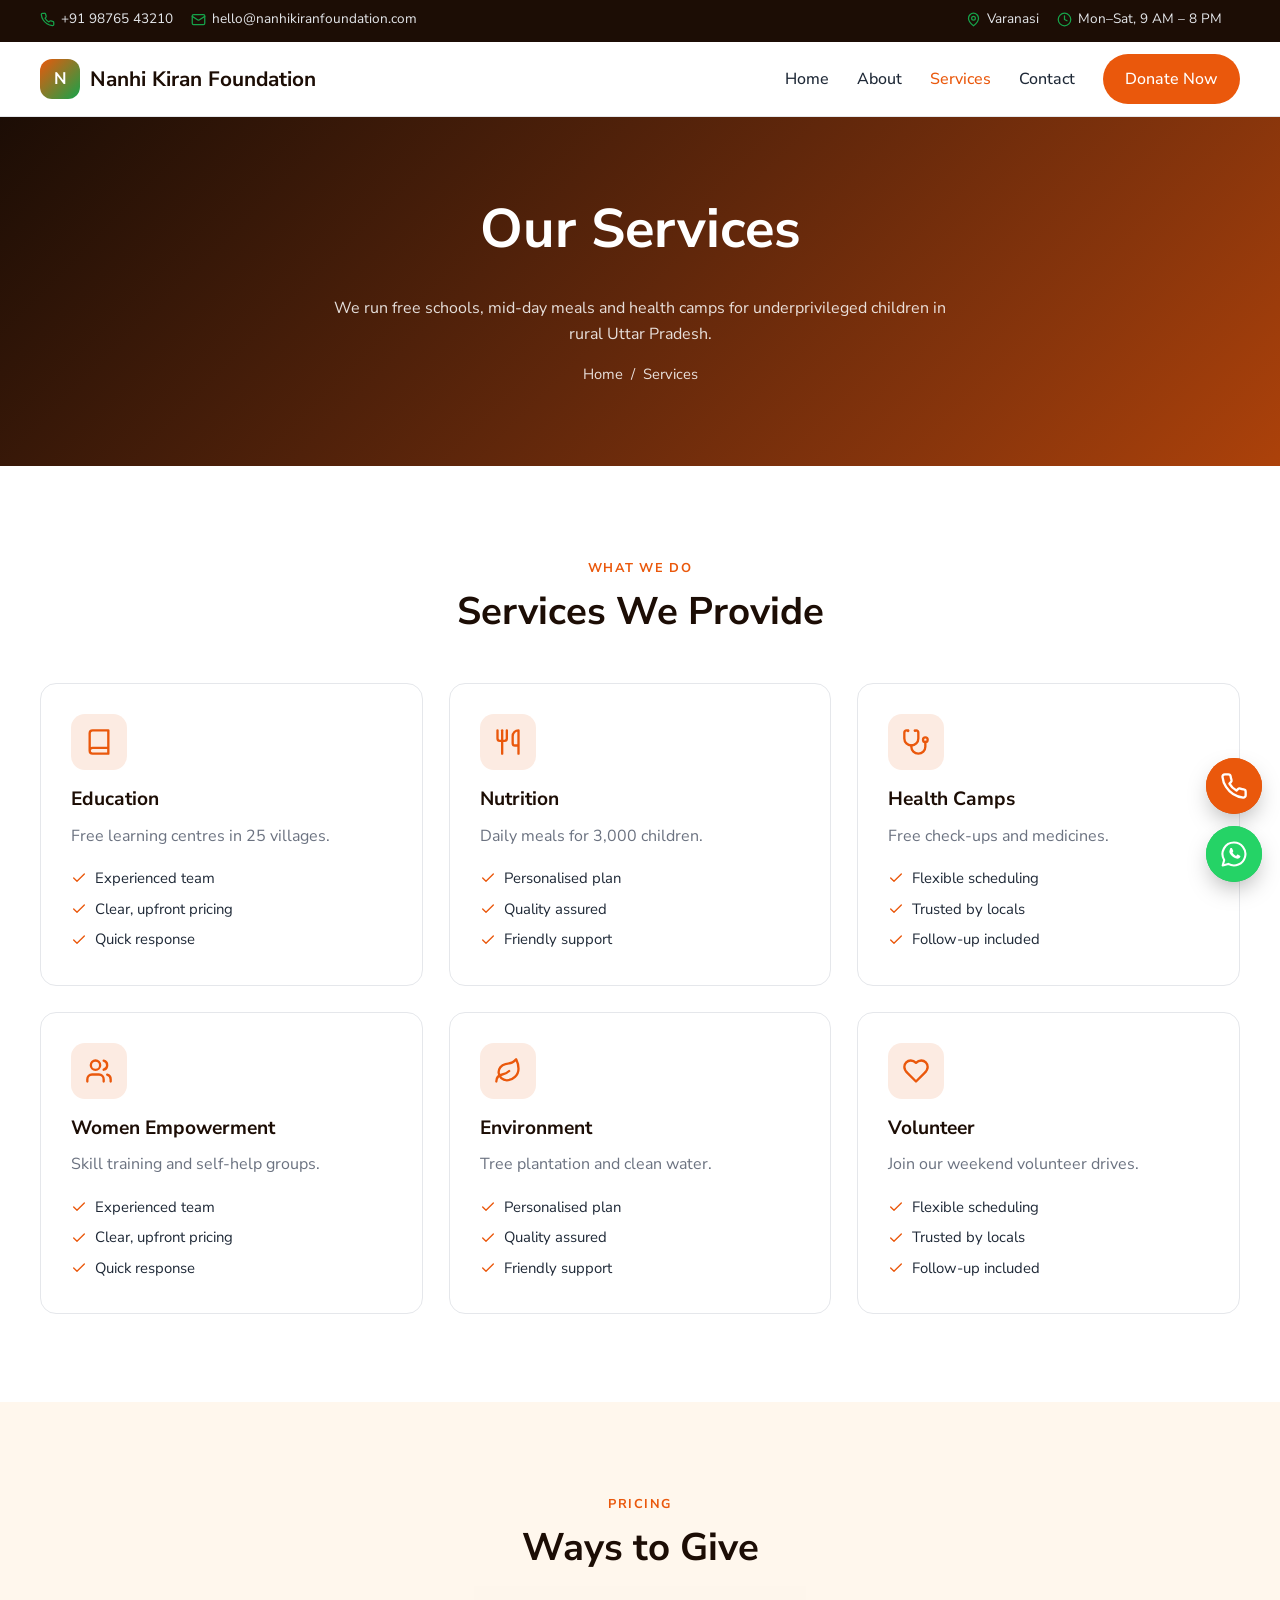
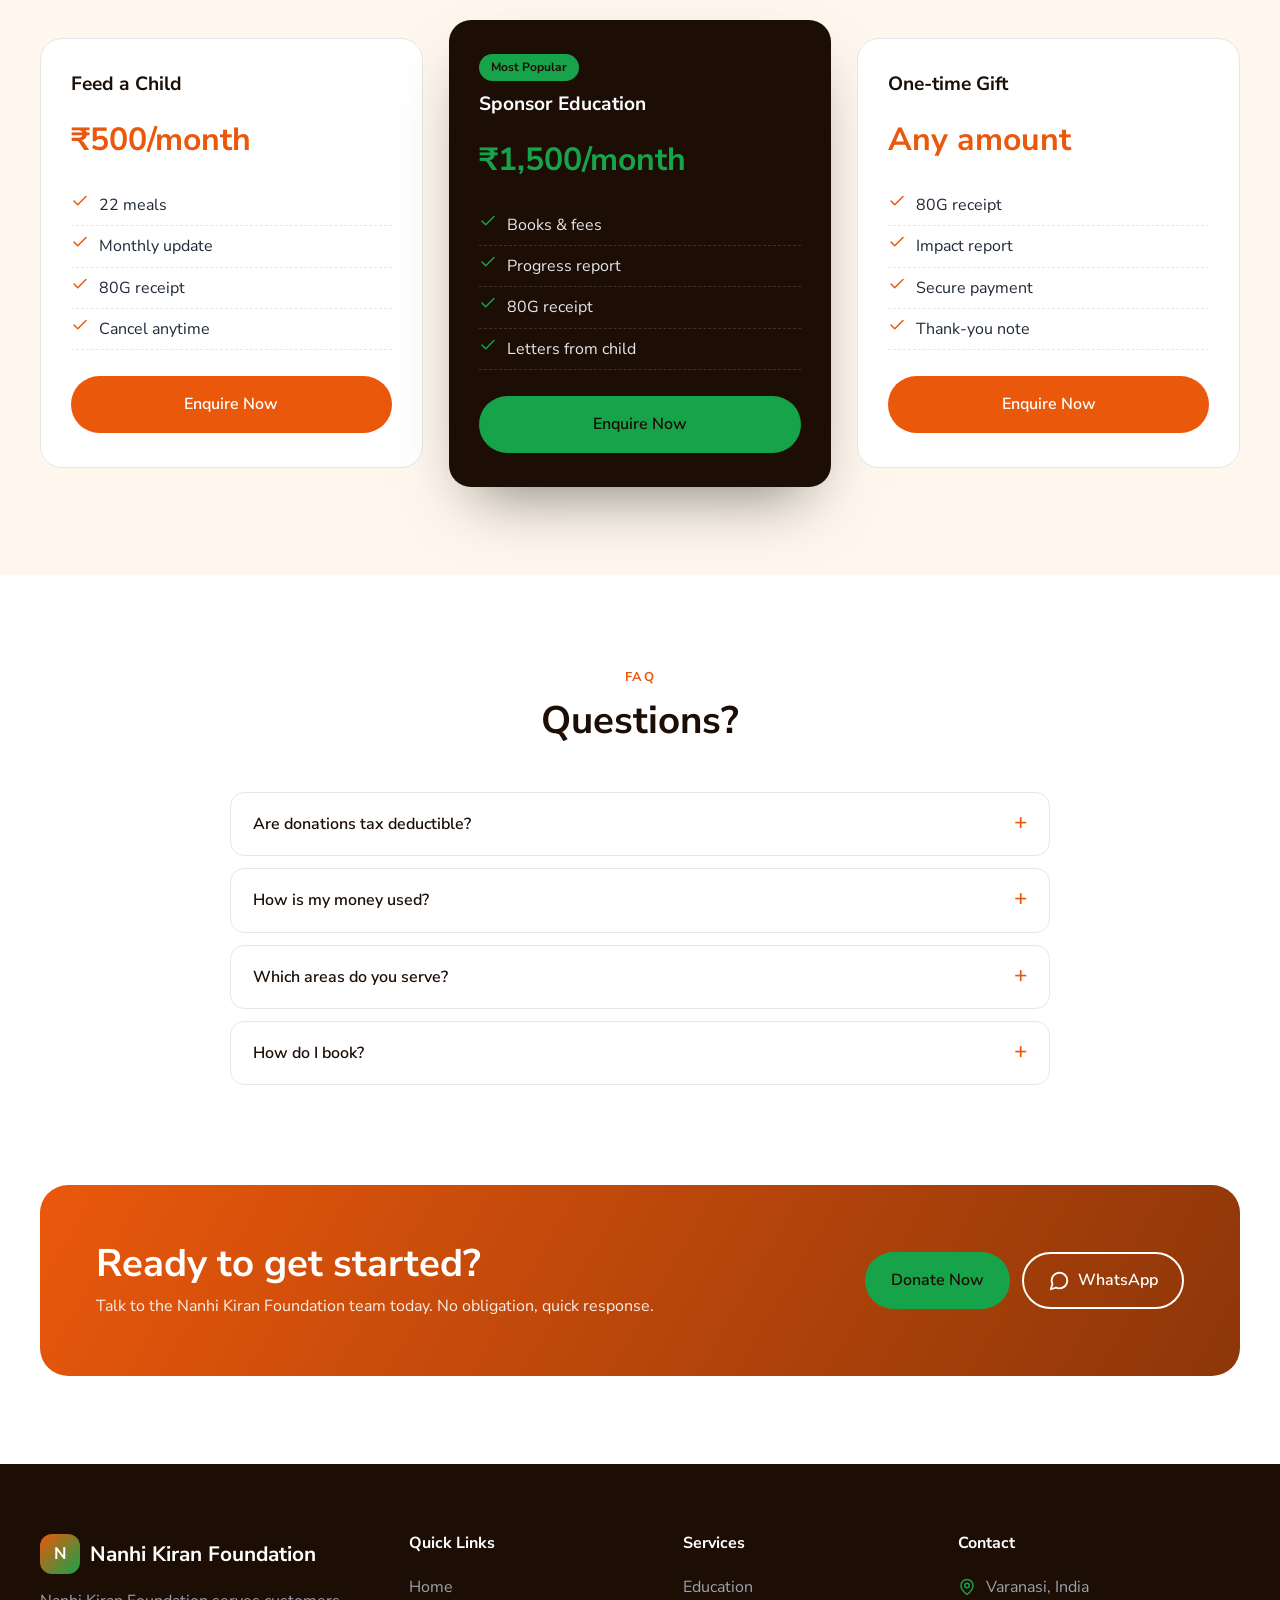
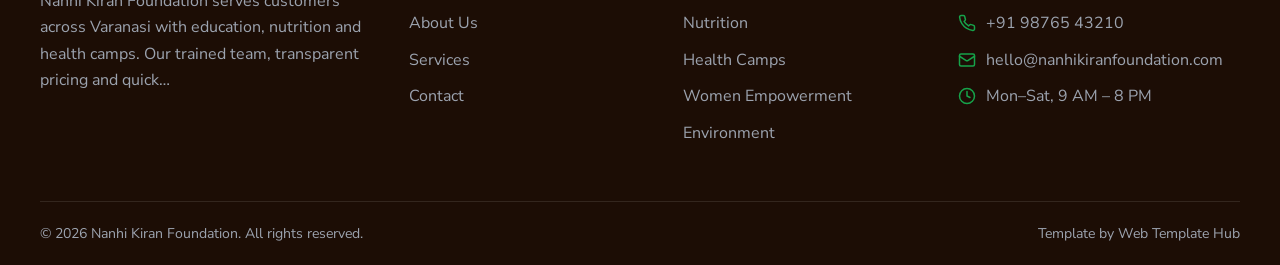
<file: services.html>
<!DOCTYPE html>
<html lang="en">
<head>
<meta charset="utf-8">
<meta name="viewport" content="width=device-width, initial-scale=1">
<title>Services | Nanhi Kiran Foundation – Varanasi</title>
<meta name="description" content="Explore Nanhi Kiran Foundation services: Education, Nutrition, Health Camps, Women Empowerment.">
<meta name="robots" content="noindex, follow">
<meta name="theme-color" content="#ea580c">
<meta property="og:type" content="website">
<meta property="og:title" content="Services | Nanhi Kiran Foundation – Varanasi">
<meta property="og:description" content="Explore Nanhi Kiran Foundation services: Education, Nutrition, Health Camps, Women Empowerment.">
<meta property="og:image" content="https://www.example.com/assets/img/og-image.jpg">
<meta property="og:locale" content="en_IN">
<meta name="twitter:card" content="summary_large_image">
<link rel="icon" href="data:image/svg+xml,%3Csvg xmlns='http://www.w3.org/2000/svg' viewBox='0 0 64 64'%3E%3Crect width='64' height='64' rx='14' fill='%23ea580c'/%3E%3Ctext x='32' y='43' font-size='32' text-anchor='middle' fill='white' font-family='Arial' font-weight='700'%3EN%3C/text%3E%3C/svg%3E">
<link rel="preconnect" href="https://fonts.googleapis.com">
<link rel="preconnect" href="https://fonts.gstatic.com" crossorigin>
<link href="https://fonts.googleapis.com/css2?family=Nunito+Sans:wght@400;500;600;700&amp;display=swap" rel="stylesheet">
<link rel="stylesheet" href="assets/css/style.css">
</head>
<body>
<div class="topbar"><div class="container">
<div><span><svg class="ic" viewBox="0 0 24 24" fill="none" stroke="currentColor" stroke-width="2" stroke-linecap="round" stroke-linejoin="round" aria-hidden="true"><path d="M22 16.92v3a2 2 0 0 1-2.18 2 19.79 19.79 0 0 1-8.63-3.07 19.5 19.5 0 0 1-6-6 19.79 19.79 0 0 1-3.07-8.67A2 2 0 0 1 4.11 2h3a2 2 0 0 1 2 1.72 12.84 12.84 0 0 0 .7 2.81 2 2 0 0 1-.45 2.11L8.09 9.91a16 16 0 0 0 6 6l1.27-1.27a2 2 0 0 1 2.11-.45 12.84 12.84 0 0 0 2.81.7A2 2 0 0 1 22 16.92z"/></svg> +91 98765 43210</span><span class="hide-sm"><svg class="ic" viewBox="0 0 24 24" fill="none" stroke="currentColor" stroke-width="2" stroke-linecap="round" stroke-linejoin="round" aria-hidden="true"><rect x="2" y="4" width="20" height="16" rx="2"/><path d="m22 7-8.97 5.7a1.94 1.94 0 0 1-2.06 0L2 7"/></svg> hello@nanhikiranfoundation.com</span></div>
<div><span class="hide-sm"><svg class="ic" viewBox="0 0 24 24" fill="none" stroke="currentColor" stroke-width="2" stroke-linecap="round" stroke-linejoin="round" aria-hidden="true"><path d="M20 10c0 6-8 12-8 12s-8-6-8-12a8 8 0 0 1 16 0Z"/><circle cx="12" cy="10" r="3"/></svg> Varanasi</span><span><svg class="ic" viewBox="0 0 24 24" fill="none" stroke="currentColor" stroke-width="2" stroke-linecap="round" stroke-linejoin="round" aria-hidden="true"><circle cx="12" cy="12" r="10"/><path d="M12 6v6l4 2"/></svg> Mon–Sat, 9 AM – 8 PM</span></div>
</div></div>
<header class="header"><div class="container">
<a class="logo" href="index.html" aria-label="Nanhi Kiran Foundation home"><b>N</b>Nanhi Kiran Foundation</a>
<button class="menu-btn" aria-label="Open menu" aria-expanded="false"><svg class="ic" viewBox="0 0 24 24" fill="none" stroke="currentColor" stroke-width="2" stroke-linecap="round" stroke-linejoin="round" aria-hidden="true"><path d="M4 6h16M4 12h16M4 18h16"/></svg></button>
<nav class="nav" aria-label="Main">
<a href="index.html">Home</a><a href="about.html">About</a><a href="services.html" class="active" aria-current="page">Services</a><a href="contact.html">Contact</a>
<a class="btn btn-p" href="contact.html">Donate Now</a>
</nav>
</div></header>
<main id="main">
<section class="page-hero"><div class="container"><h1>Our Services</h1><p style="opacity:.85;max-width:640px;margin:0 auto 14px">We run free schools, mid-day meals and health camps for underprivileged children in rural Uttar Pradesh.</p><nav aria-label="Breadcrumb"><ol class="crumbs"><li><a href="index.html">Home</a></li><li aria-current="page">Services</li></ol></nav></div></section><section class="section"><div class="container"><div class="head reveal"><span class="eyebrow">What We Do</span><h2>Services We Provide</h2></div><div class="grid-3"><article class="svc reveal"><div class="ico"><svg class="ic" viewBox="0 0 24 24" fill="none" stroke="currentColor" stroke-width="2" stroke-linecap="round" stroke-linejoin="round" aria-hidden="true"><path d="M4 19.5v-15A2.5 2.5 0 0 1 6.5 2H20v20H6.5a2.5 2.5 0 0 1 0-5H20"/></svg></div><h2 style="font-size:1.2rem">Education</h2><p>Free learning centres in 25 villages.</p><ul><li><svg class="ic" viewBox="0 0 24 24" fill="none" stroke="currentColor" stroke-width="2" stroke-linecap="round" stroke-linejoin="round" aria-hidden="true"><path d="M20 6 9 17l-5-5"/></svg> Experienced team</li><li><svg class="ic" viewBox="0 0 24 24" fill="none" stroke="currentColor" stroke-width="2" stroke-linecap="round" stroke-linejoin="round" aria-hidden="true"><path d="M20 6 9 17l-5-5"/></svg> Clear, upfront pricing</li><li><svg class="ic" viewBox="0 0 24 24" fill="none" stroke="currentColor" stroke-width="2" stroke-linecap="round" stroke-linejoin="round" aria-hidden="true"><path d="M20 6 9 17l-5-5"/></svg> Quick response</li></ul></article><article class="svc reveal"><div class="ico"><svg class="ic" viewBox="0 0 24 24" fill="none" stroke="currentColor" stroke-width="2" stroke-linecap="round" stroke-linejoin="round" aria-hidden="true"><path d="M3 2v7c0 1.1.9 2 2 2h4a2 2 0 0 0 2-2V2"/><path d="M7 2v20"/><path d="M21 15V2a5 5 0 0 0-5 5v6c0 1.1.9 2 2 2h3Zm0 0v7"/></svg></div><h2 style="font-size:1.2rem">Nutrition</h2><p>Daily meals for 3,000 children.</p><ul><li><svg class="ic" viewBox="0 0 24 24" fill="none" stroke="currentColor" stroke-width="2" stroke-linecap="round" stroke-linejoin="round" aria-hidden="true"><path d="M20 6 9 17l-5-5"/></svg> Personalised plan</li><li><svg class="ic" viewBox="0 0 24 24" fill="none" stroke="currentColor" stroke-width="2" stroke-linecap="round" stroke-linejoin="round" aria-hidden="true"><path d="M20 6 9 17l-5-5"/></svg> Quality assured</li><li><svg class="ic" viewBox="0 0 24 24" fill="none" stroke="currentColor" stroke-width="2" stroke-linecap="round" stroke-linejoin="round" aria-hidden="true"><path d="M20 6 9 17l-5-5"/></svg> Friendly support</li></ul></article><article class="svc reveal"><div class="ico"><svg class="ic" viewBox="0 0 24 24" fill="none" stroke="currentColor" stroke-width="2" stroke-linecap="round" stroke-linejoin="round" aria-hidden="true"><path d="M4.8 2.3A.3.3 0 1 0 5 2H4a2 2 0 0 0-2 2v5a6 6 0 0 0 12 0V4a2 2 0 0 0-2-2h-1a.2.2 0 1 0 .3.3"/><path d="M8 15v1a6 6 0 0 0 12 0v-4"/><circle cx="20" cy="10" r="2"/></svg></div><h2 style="font-size:1.2rem">Health Camps</h2><p>Free check-ups and medicines.</p><ul><li><svg class="ic" viewBox="0 0 24 24" fill="none" stroke="currentColor" stroke-width="2" stroke-linecap="round" stroke-linejoin="round" aria-hidden="true"><path d="M20 6 9 17l-5-5"/></svg> Flexible scheduling</li><li><svg class="ic" viewBox="0 0 24 24" fill="none" stroke="currentColor" stroke-width="2" stroke-linecap="round" stroke-linejoin="round" aria-hidden="true"><path d="M20 6 9 17l-5-5"/></svg> Trusted by locals</li><li><svg class="ic" viewBox="0 0 24 24" fill="none" stroke="currentColor" stroke-width="2" stroke-linecap="round" stroke-linejoin="round" aria-hidden="true"><path d="M20 6 9 17l-5-5"/></svg> Follow-up included</li></ul></article><article class="svc reveal"><div class="ico"><svg class="ic" viewBox="0 0 24 24" fill="none" stroke="currentColor" stroke-width="2" stroke-linecap="round" stroke-linejoin="round" aria-hidden="true"><path d="M16 21v-2a4 4 0 0 0-4-4H6a4 4 0 0 0-4 4v2"/><circle cx="9" cy="7" r="4"/><path d="M22 21v-2a4 4 0 0 0-3-3.87"/><path d="M16 3.13a4 4 0 0 1 0 7.75"/></svg></div><h2 style="font-size:1.2rem">Women Empowerment</h2><p>Skill training and self-help groups.</p><ul><li><svg class="ic" viewBox="0 0 24 24" fill="none" stroke="currentColor" stroke-width="2" stroke-linecap="round" stroke-linejoin="round" aria-hidden="true"><path d="M20 6 9 17l-5-5"/></svg> Experienced team</li><li><svg class="ic" viewBox="0 0 24 24" fill="none" stroke="currentColor" stroke-width="2" stroke-linecap="round" stroke-linejoin="round" aria-hidden="true"><path d="M20 6 9 17l-5-5"/></svg> Clear, upfront pricing</li><li><svg class="ic" viewBox="0 0 24 24" fill="none" stroke="currentColor" stroke-width="2" stroke-linecap="round" stroke-linejoin="round" aria-hidden="true"><path d="M20 6 9 17l-5-5"/></svg> Quick response</li></ul></article><article class="svc reveal"><div class="ico"><svg class="ic" viewBox="0 0 24 24" fill="none" stroke="currentColor" stroke-width="2" stroke-linecap="round" stroke-linejoin="round" aria-hidden="true"><path d="M11 20A7 7 0 0 1 9.8 6.1C15.5 5 17 4.48 19 2c1 2 2 4.18 2 8 0 5.5-4.78 10-10 10Z"/><path d="M2 21c0-3 1.85-5.36 5.08-6C9.5 14.52 12 13 13 12"/></svg></div><h2 style="font-size:1.2rem">Environment</h2><p>Tree plantation and clean water.</p><ul><li><svg class="ic" viewBox="0 0 24 24" fill="none" stroke="currentColor" stroke-width="2" stroke-linecap="round" stroke-linejoin="round" aria-hidden="true"><path d="M20 6 9 17l-5-5"/></svg> Personalised plan</li><li><svg class="ic" viewBox="0 0 24 24" fill="none" stroke="currentColor" stroke-width="2" stroke-linecap="round" stroke-linejoin="round" aria-hidden="true"><path d="M20 6 9 17l-5-5"/></svg> Quality assured</li><li><svg class="ic" viewBox="0 0 24 24" fill="none" stroke="currentColor" stroke-width="2" stroke-linecap="round" stroke-linejoin="round" aria-hidden="true"><path d="M20 6 9 17l-5-5"/></svg> Friendly support</li></ul></article><article class="svc reveal"><div class="ico"><svg class="ic" viewBox="0 0 24 24" fill="none" stroke="currentColor" stroke-width="2" stroke-linecap="round" stroke-linejoin="round" aria-hidden="true"><path d="M19 14c1.49-1.46 3-3.21 3-5.5A5.5 5.5 0 0 0 16.5 3c-1.76 0-3 .5-4.5 2-1.5-1.5-2.74-2-4.5-2A5.5 5.5 0 0 0 2 8.5c0 2.3 1.5 4.05 3 5.5l7 7Z"/></svg></div><h2 style="font-size:1.2rem">Volunteer</h2><p>Join our weekend volunteer drives.</p><ul><li><svg class="ic" viewBox="0 0 24 24" fill="none" stroke="currentColor" stroke-width="2" stroke-linecap="round" stroke-linejoin="round" aria-hidden="true"><path d="M20 6 9 17l-5-5"/></svg> Flexible scheduling</li><li><svg class="ic" viewBox="0 0 24 24" fill="none" stroke="currentColor" stroke-width="2" stroke-linecap="round" stroke-linejoin="round" aria-hidden="true"><path d="M20 6 9 17l-5-5"/></svg> Trusted by locals</li><li><svg class="ic" viewBox="0 0 24 24" fill="none" stroke="currentColor" stroke-width="2" stroke-linecap="round" stroke-linejoin="round" aria-hidden="true"><path d="M20 6 9 17l-5-5"/></svg> Follow-up included</li></ul></article></div></div></section><section class="section alt"><div class="container"><div class="head reveal"><span class="eyebrow">Pricing</span><h2>Ways to Give</h2></div><div class="grid-3" style="align-items:center"><div class="pkg reveal"><h3>Feed a Child</h3><div class="price">₹500/month</div><ul><li><svg class="ic" viewBox="0 0 24 24" fill="none" stroke="currentColor" stroke-width="2" stroke-linecap="round" stroke-linejoin="round" aria-hidden="true"><path d="M20 6 9 17l-5-5"/></svg> 22 meals</li><li><svg class="ic" viewBox="0 0 24 24" fill="none" stroke="currentColor" stroke-width="2" stroke-linecap="round" stroke-linejoin="round" aria-hidden="true"><path d="M20 6 9 17l-5-5"/></svg> Monthly update</li><li><svg class="ic" viewBox="0 0 24 24" fill="none" stroke="currentColor" stroke-width="2" stroke-linecap="round" stroke-linejoin="round" aria-hidden="true"><path d="M20 6 9 17l-5-5"/></svg> 80G receipt</li><li><svg class="ic" viewBox="0 0 24 24" fill="none" stroke="currentColor" stroke-width="2" stroke-linecap="round" stroke-linejoin="round" aria-hidden="true"><path d="M20 6 9 17l-5-5"/></svg> Cancel anytime</li></ul><a class="btn btn-p" style="justify-content:center" href="contact.html">Enquire Now</a></div><div class="pkg reveal hl"><span class="tag">Most Popular</span><h3>Sponsor Education</h3><div class="price">₹1,500/month</div><ul><li><svg class="ic" viewBox="0 0 24 24" fill="none" stroke="currentColor" stroke-width="2" stroke-linecap="round" stroke-linejoin="round" aria-hidden="true"><path d="M20 6 9 17l-5-5"/></svg> Books &amp; fees</li><li><svg class="ic" viewBox="0 0 24 24" fill="none" stroke="currentColor" stroke-width="2" stroke-linecap="round" stroke-linejoin="round" aria-hidden="true"><path d="M20 6 9 17l-5-5"/></svg> Progress report</li><li><svg class="ic" viewBox="0 0 24 24" fill="none" stroke="currentColor" stroke-width="2" stroke-linecap="round" stroke-linejoin="round" aria-hidden="true"><path d="M20 6 9 17l-5-5"/></svg> 80G receipt</li><li><svg class="ic" viewBox="0 0 24 24" fill="none" stroke="currentColor" stroke-width="2" stroke-linecap="round" stroke-linejoin="round" aria-hidden="true"><path d="M20 6 9 17l-5-5"/></svg> Letters from child</li></ul><a class="btn btn-a" style="justify-content:center" href="contact.html">Enquire Now</a></div><div class="pkg reveal"><h3>One-time Gift</h3><div class="price">Any amount</div><ul><li><svg class="ic" viewBox="0 0 24 24" fill="none" stroke="currentColor" stroke-width="2" stroke-linecap="round" stroke-linejoin="round" aria-hidden="true"><path d="M20 6 9 17l-5-5"/></svg> 80G receipt</li><li><svg class="ic" viewBox="0 0 24 24" fill="none" stroke="currentColor" stroke-width="2" stroke-linecap="round" stroke-linejoin="round" aria-hidden="true"><path d="M20 6 9 17l-5-5"/></svg> Impact report</li><li><svg class="ic" viewBox="0 0 24 24" fill="none" stroke="currentColor" stroke-width="2" stroke-linecap="round" stroke-linejoin="round" aria-hidden="true"><path d="M20 6 9 17l-5-5"/></svg> Secure payment</li><li><svg class="ic" viewBox="0 0 24 24" fill="none" stroke="currentColor" stroke-width="2" stroke-linecap="round" stroke-linejoin="round" aria-hidden="true"><path d="M20 6 9 17l-5-5"/></svg> Thank-you note</li></ul><a class="btn btn-p" style="justify-content:center" href="contact.html">Enquire Now</a></div></div></div></section><section class="section"><div class="container"><div class="head reveal"><span class="eyebrow">FAQ</span><h2>Questions?</h2></div><div class="faq"><details><summary>Are donations tax deductible?</summary><p>Yes, donations are eligible under Section 80G; you receive a receipt.</p></details><details><summary>How is my money used?</summary><p>We publish annual reports and share impact updates with donors.</p></details><details><summary>Which areas do you serve?</summary><p>We serve Varanasi and nearby areas. Share your location and we will confirm availability.</p></details><details><summary>How do I book?</summary><p>Call or WhatsApp us, or fill in the form. We usually confirm within 30 minutes during working hours.</p></details></div></div></section><section class="section" style="padding-top:0"><div class="container"><div class="cta reveal">
<div><h2>Ready to get started?</h2><p>Talk to the Nanhi Kiran Foundation team today. No obligation, quick response.</p></div>
<div style="display:flex;gap:12px;flex-wrap:wrap"><a class="btn btn-a" href="contact.html">Donate Now</a><a class="btn btn-o" href="https://wa.me/919876543210"><svg class="ic" viewBox="0 0 24 24" fill="none" stroke="currentColor" stroke-width="2" stroke-linecap="round" stroke-linejoin="round" aria-hidden="true"><path d="M21 11.5a8.38 8.38 0 0 1-.9 3.8 8.5 8.5 0 0 1-7.6 4.7 8.38 8.38 0 0 1-3.8-.9L3 21l1.9-5.7a8.38 8.38 0 0 1-.9-3.8 8.5 8.5 0 0 1 4.7-7.6 8.38 8.38 0 0 1 3.8-.9h.5a8.48 8.48 0 0 1 8 8v.5z"/></svg> WhatsApp</a></div>
</div></div></section></main>
<footer class="footer"><div class="container grid">
<div><a class="logo" href="index.html"><b>N</b>Nanhi Kiran Foundation</a><p>Nanhi Kiran Foundation serves customers across Varanasi with education, nutrition and health camps. Our trained team, transparent pricing and quick…</p></div>
<div><h4>Quick Links</h4><ul><li><a href="index.html">Home</a></li><li><a href="about.html">About Us</a></li><li><a href="services.html">Services</a></li><li><a href="contact.html">Contact</a></li></ul></div>
<div><h4>Services</h4><ul><li><a href="services.html">Education</a></li><li><a href="services.html">Nutrition</a></li><li><a href="services.html">Health Camps</a></li><li><a href="services.html">Women Empowerment</a></li><li><a href="services.html">Environment</a></li></ul></div>
<div><h4>Contact</h4><ul class="contact"><li><svg class="ic" viewBox="0 0 24 24" fill="none" stroke="currentColor" stroke-width="2" stroke-linecap="round" stroke-linejoin="round" aria-hidden="true"><path d="M20 10c0 6-8 12-8 12s-8-6-8-12a8 8 0 0 1 16 0Z"/><circle cx="12" cy="10" r="3"/></svg> Varanasi, India</li><li><svg class="ic" viewBox="0 0 24 24" fill="none" stroke="currentColor" stroke-width="2" stroke-linecap="round" stroke-linejoin="round" aria-hidden="true"><path d="M22 16.92v3a2 2 0 0 1-2.18 2 19.79 19.79 0 0 1-8.63-3.07 19.5 19.5 0 0 1-6-6 19.79 19.79 0 0 1-3.07-8.67A2 2 0 0 1 4.11 2h3a2 2 0 0 1 2 1.72 12.84 12.84 0 0 0 .7 2.81 2 2 0 0 1-.45 2.11L8.09 9.91a16 16 0 0 0 6 6l1.27-1.27a2 2 0 0 1 2.11-.45 12.84 12.84 0 0 0 2.81.7A2 2 0 0 1 22 16.92z"/></svg> <a href="tel:+919876543210">+91 98765 43210</a></li><li><svg class="ic" viewBox="0 0 24 24" fill="none" stroke="currentColor" stroke-width="2" stroke-linecap="round" stroke-linejoin="round" aria-hidden="true"><rect x="2" y="4" width="20" height="16" rx="2"/><path d="m22 7-8.97 5.7a1.94 1.94 0 0 1-2.06 0L2 7"/></svg> <a href="mailto:hello@nanhikiranfoundation.com">hello@nanhikiranfoundation.com</a></li><li><svg class="ic" viewBox="0 0 24 24" fill="none" stroke="currentColor" stroke-width="2" stroke-linecap="round" stroke-linejoin="round" aria-hidden="true"><circle cx="12" cy="12" r="10"/><path d="M12 6v6l4 2"/></svg> Mon–Sat, 9 AM – 8 PM</li></ul></div>
</div><div class="container copy"><span>&copy; <span id="year">2026</span> Nanhi Kiran Foundation. All rights reserved.</span><span>Template by <a href="https://webtemplatehub.online/" rel="nofollow">Web Template Hub</a></span></div></footer>
<div class="floats">
<a class="fab fab-call" href="tel:+919876543210" aria-label="Call Nanhi Kiran Foundation"><span>Call now</span><svg class="ic" viewBox="0 0 24 24" fill="none" stroke="currentColor" stroke-width="2" stroke-linecap="round" stroke-linejoin="round" aria-hidden="true"><path d="M22 16.92v3a2 2 0 0 1-2.18 2 19.79 19.79 0 0 1-8.63-3.07 19.5 19.5 0 0 1-6-6 19.79 19.79 0 0 1-3.07-8.67A2 2 0 0 1 4.11 2h3a2 2 0 0 1 2 1.72 12.84 12.84 0 0 0 .7 2.81 2 2 0 0 1-.45 2.11L8.09 9.91a16 16 0 0 0 6 6l1.27-1.27a2 2 0 0 1 2.11-.45 12.84 12.84 0 0 0 2.81.7A2 2 0 0 1 22 16.92z"/></svg></a>
<a class="fab fab-wa" href="https://wa.me/919876543210?text=Hi%20Nanhi%20Kiran%20Foundation%2C%20I%20have%20an%20enquiry" aria-label="Chat on WhatsApp" target="_blank" rel="noopener"><span>WhatsApp us</span><svg viewBox="0 0 24 24" aria-hidden="true"><path d="M12 2.2a9.8 9.8 0 0 0-8.4 14.9L2.3 21.8l4.8-1.3A9.8 9.8 0 1 0 12 2.2z" fill="none" stroke="currentColor" stroke-width="1.8" stroke-linejoin="round"/><path fill="currentColor" d="M8.7 7.3c.2-.4.4-.4.7-.4h.5c.2 0 .4 0 .6.5l.8 1.9c.1.2.1.4 0 .6l-.4.6c-.1.2-.2.3 0 .6.6 1 1.4 1.8 2.5 2.4.3.2.4.1.6-.1l.7-.8c.2-.2.4-.2.6-.1l1.8.9c.3.1.4.2.4.4 0 .6-.3 1.5-1.2 1.9-.8.4-1.8.4-3.5-.3-2.2-.9-3.8-3-4.3-3.9-.6-1-.6-2.1-.1-3.2z"/></svg></a>
</div>

<script src="assets/js/main.js" defer></script>
</body>
</html>
</file>
<file: assets/css/style.css>
/* ==========================================================
   Nanhi Kiran Foundation Website Template  |  by Web Template Hub
   Edit colours & fonts in :root below. Licence: see LICENSE.txt
   ========================================================== */
:root{
  --p:#ea580c; --a:#16a34a; --d:#1c0d05; --l:#fff7ed;
  --text:#1f2937; --muted:#6b7280; --line:#e5e7eb; --white:#fff;
  --hf:'Nunito Sans',system-ui,sans-serif; --bf:'Nunito Sans',system-ui,sans-serif;
  --r:16px; --sh:0 10px 30px -12px rgba(0,0,0,.18); --max:1200px;
}
*,*::before,*::after{box-sizing:border-box}
html{scroll-behavior:smooth}
body{margin:0;font-family:var(--bf);color:var(--text);line-height:1.65;background:#fff;-webkit-font-smoothing:antialiased}
img{max-width:100%;display:block}
a{color:var(--p);text-decoration:none}
h1,h2,h3,h4{font-family:var(--hf);line-height:1.2;color:var(--d);margin:0 0 .6em}
h1{font-size:clamp(2rem,4.6vw,3.4rem)} h2{font-size:clamp(1.6rem,3.2vw,2.4rem)} h3{font-size:1.2rem}
p{margin:0 0 1em}
.container{width:min(var(--max),100% - 32px);margin-inline:auto}
.ic{width:22px;height:22px;flex:none}
.btn{display:inline-flex;align-items:center;gap:8px;padding:13px 24px;border-radius:999px;font-weight:600;border:2px solid transparent;cursor:pointer;font-family:var(--bf);font-size:1rem;transition:.2s}
.btn-p{background:var(--p);color:#fff}.btn-p:hover{filter:brightness(1.1);transform:translateY(-2px)}
.btn-a{background:var(--a);color:var(--d)}.btn-a:hover{filter:brightness(1.05);transform:translateY(-2px)}
.btn-o{border-color:currentColor;color:inherit;background:transparent}.btn-o:hover{background:rgba(255,255,255,.1)}
.eyebrow{display:inline-block;font-size:.8rem;font-weight:700;letter-spacing:.12em;text-transform:uppercase;color:var(--p);margin-bottom:10px}
.section{padding:88px 0}.section.alt{background:var(--l)}
.head{max-width:680px;margin:0 auto 48px;text-align:center}.head p{color:var(--muted)}
/* topbar + header */
.topbar{background:var(--d);color:#e5e7eb;font-size:.85rem}
.topbar .container{display:flex;justify-content:space-between;gap:16px;padding:8px 0;flex-wrap:wrap}
.topbar span{display:inline-flex;align-items:center;gap:6px;margin-right:18px}.topbar .ic{width:15px;height:15px;color:var(--a)}
.header{position:sticky;top:0;z-index:50;background:rgba(255,255,255,.96);backdrop-filter:blur(8px);border-bottom:1px solid var(--line)}
.header .container{display:flex;align-items:center;justify-content:space-between;height:74px}
.logo{display:flex;align-items:center;gap:10px;font-family:var(--hf);font-weight:700;font-size:1.3rem;color:var(--d)}
.logo b{display:grid;place-items:center;width:40px;height:40px;border-radius:12px;background:linear-gradient(135deg,var(--p),var(--a));color:#fff;font-size:1.05rem}
.nav{display:flex;align-items:center;gap:28px}.nav a{color:var(--text);font-weight:500}.nav a:hover,.nav a.active{color:var(--p)}
.nav .btn{color:#fff;padding:10px 20px}
.menu-btn{display:none;background:none;border:0;color:var(--d);cursor:pointer}
/* hero */
.hero{position:relative;overflow:hidden}
.hero .badges{display:flex;flex-wrap:wrap;gap:10px;margin:22px 0 30px}
.badge{display:inline-flex;align-items:center;gap:6px;padding:7px 14px;border-radius:999px;font-size:.88rem;font-weight:600;background:#fff;color:var(--d);box-shadow:var(--sh)}
.badge .ic{width:16px;height:16px;color:var(--p)}
.hero .ctas{display:flex;gap:12px;flex-wrap:wrap}
.hero-split{background:var(--l);padding:80px 0 96px}
.hero-split::before,.hero-split::after{content:"";position:absolute;border-radius:50%;filter:blur(60px);opacity:.35}
.hero-split::before{width:420px;height:420px;background:var(--p);top:-160px;right:-80px}
.hero-split::after{width:300px;height:300px;background:var(--a);bottom:-140px;left:-60px}
.hero-grid{position:relative;z-index:1;display:grid;grid-template-columns:1.15fr .85fr;gap:56px;align-items:center}
.hero-split p.lead{font-size:1.15rem;color:#4b5563;max-width:560px}
.hero-center{background:radial-gradient(circle at 20% 10%,color-mix(in srgb,var(--a) 35%,transparent),transparent 40%),linear-gradient(135deg,var(--p),var(--d));color:#fff;text-align:center;padding:110px 0 140px}
.hero-center h1,.hero-overlay h1{color:#fff}
.hero-center p.lead{font-size:1.2rem;opacity:.9;max-width:700px;margin:0 auto}
.hero-center .badges,.hero-center .ctas{justify-content:center}
.hero-center .badge,.hero-overlay .badge{background:rgba(255,255,255,.12);color:#fff;box-shadow:none;border:1px solid rgba(255,255,255,.25)}
.hero-center .badge .ic,.hero-overlay .badge .ic{color:var(--a)}
.stat-strip{position:relative;z-index:2;margin-top:-70px}
.stat-strip .grid{display:grid;grid-template-columns:repeat(4,1fr);background:#fff;border-radius:var(--r);box-shadow:var(--sh);overflow:hidden}
.stat{padding:28px 20px;text-align:center;border-right:1px solid var(--line)}.stat:last-child{border:0}
.stat strong{display:block;font-family:var(--hf);font-size:2rem;color:var(--p)}.stat span{color:var(--muted);font-size:.92rem}
.hero-overlay{background:var(--d);color:#e5e7eb;padding:100px 0 110px}
.hero-overlay::before{content:"";position:absolute;inset:0;background:radial-gradient(circle at 80% 20%,color-mix(in srgb,var(--p) 55%,transparent),transparent 45%),radial-gradient(circle at 10% 90%,color-mix(in srgb,var(--a) 30%,transparent),transparent 40%);}
.hero-overlay::after{content:"";position:absolute;inset:0;background-image:radial-gradient(rgba(255,255,255,.08) 1px,transparent 1px);background-size:22px 22px}
.hero-overlay p.lead{font-size:1.15rem;opacity:.85;max-width:560px}
.hero-overlay .btn-o{color:#fff}
/* enquiry card */
.card-form{background:#fff;border-radius:22px;padding:30px;box-shadow:0 30px 60px -20px rgba(0,0,0,.35);color:var(--text)}
.card-form h3{margin-bottom:4px}.card-form small{color:var(--muted)}
.form{display:grid;gap:14px;margin-top:18px}
.form .row{display:grid;grid-template-columns:1fr 1fr;gap:14px}
.form label{font-size:.85rem;font-weight:600;color:var(--d);display:block;margin-bottom:5px}
.form input,.form select,.form textarea{width:100%;padding:12px 14px;border:1.5px solid var(--line);border-radius:12px;font:inherit;background:#fff;color:var(--text)}
.form input:focus,.form select:focus,.form textarea:focus{outline:none;border-color:var(--p);box-shadow:0 0 0 4px color-mix(in srgb,var(--p) 15%,transparent)}
.form .btn{justify-content:center;width:100%}
.form-msg{display:none;padding:12px;border-radius:12px;background:#ecfdf5;color:#065f46;font-weight:600}
.hp{position:absolute;left:-9999px}
/* why strip */
.why{background:var(--d);color:#fff;padding:26px 0}
.why .grid{display:grid;grid-template-columns:repeat(4,1fr);gap:18px}
.why div{display:flex;align-items:center;gap:12px;font-weight:600}.why .ic{color:var(--a);width:28px;height:28px}
/* cards */
.grid-3{display:grid;grid-template-columns:repeat(3,1fr);gap:26px}
.svc{background:#fff;border:1px solid var(--line);border-radius:var(--r);padding:30px;transition:.25s;position:relative;overflow:hidden}
.svc:hover{transform:translateY(-6px);box-shadow:var(--sh);border-color:transparent}
.svc .ico{width:56px;height:56px;border-radius:14px;display:grid;place-items:center;background:color-mix(in srgb,var(--p) 12%,#fff);color:var(--p);margin-bottom:18px}
.svc .ico .ic{width:28px;height:28px}
.svc p{color:var(--muted);margin:0}
.svc ul{list-style:none;padding:0;margin:14px 0 0}.svc li{display:flex;gap:8px;align-items:center;font-size:.93rem;padding:3px 0}.svc li .ic{width:16px;height:16px;color:var(--p)}
/* about */
.split{display:grid;grid-template-columns:1fr 1fr;gap:64px;align-items:center}
.visual{position:relative;aspect-ratio:4/3.4;border-radius:24px;background:linear-gradient(145deg,var(--p),var(--d));display:grid;place-items:center;color:rgba(255,255,255,.2);overflow:hidden}
.visual>.ic{width:45%;height:45%;stroke-width:1}
.visual .float{position:absolute;background:#fff;color:var(--d);border-radius:14px;padding:14px 18px;box-shadow:var(--sh);display:flex;gap:12px;align-items:center}
.visual .float strong{font-family:var(--hf);font-size:1.4rem;color:var(--p);display:block;line-height:1}
.visual .float small{color:var(--muted)}
.visual .f1{left:22px;bottom:22px}.visual .f2{right:22px;top:22px}
.checks{list-style:none;padding:0;margin:20px 0 28px;display:grid;grid-template-columns:1fr 1fr;gap:10px}
.checks li{display:flex;gap:10px;align-items:center;font-weight:500}.checks .ic{color:#fff;background:var(--p);border-radius:50%;padding:4px;width:24px;height:24px}
/* stats band */
.stats-band{background:linear-gradient(120deg,var(--p),var(--d));color:#fff;padding:60px 0}
.stats-band .grid{display:grid;grid-template-columns:repeat(4,1fr);gap:20px;text-align:center}
.stats-band strong{font-family:var(--hf);font-size:2.4rem;display:block}.stats-band span{opacity:.85}
/* process */
.steps{display:grid;grid-template-columns:repeat(4,1fr);gap:24px;counter-reset:s}
.step{position:relative;text-align:center;padding:10px}
.step::before{counter-increment:s;content:counter(s,decimal-leading-zero);display:grid;place-items:center;width:70px;height:70px;margin:0 auto 18px;border-radius:50%;background:#fff;border:2px dashed var(--p);color:var(--p);font-family:var(--hf);font-weight:700;font-size:1.3rem}
.step h3{font-size:1.05rem}
/* packages */
.pkg{background:#fff;border:1px solid var(--line);border-radius:22px;padding:34px 30px;display:flex;flex-direction:column;transition:.25s}
.pkg:hover{box-shadow:var(--sh)}
.pkg.hl{background:var(--d);color:#e5e7eb;border:0;transform:scale(1.04);box-shadow:0 30px 60px -25px rgba(0,0,0,.5)}
.pkg.hl h3{color:#fff}.pkg .price{font-family:var(--hf);font-size:2rem;font-weight:700;color:var(--p);margin:6px 0 18px}
.pkg.hl .price{color:var(--a)}
.pkg ul{list-style:none;padding:0;margin:0 0 26px;flex:1}.pkg li{display:flex;gap:10px;padding:7px 0;border-bottom:1px dashed var(--line)}
.pkg.hl li{border-color:rgba(255,255,255,.15)}.pkg li .ic{width:18px;height:18px;color:var(--p)}.pkg.hl li .ic{color:var(--a)}
.pkg .tag{align-self:flex-start;background:var(--a);color:var(--d);font-size:.75rem;font-weight:700;padding:4px 12px;border-radius:999px;margin-bottom:12px}
/* gallery */
.gallery{display:grid;grid-template-columns:repeat(3,1fr);grid-auto-rows:220px;gap:16px}
.tile{border-radius:18px;position:relative;overflow:hidden;display:flex;align-items:flex-end;padding:18px;color:#fff;font-weight:600}
.tile:nth-child(1){grid-row:span 2}.tile:nth-child(6){grid-column:1/-1}
.tile .ic{position:absolute;right:-18px;top:-18px;width:140px;height:140px;opacity:.18;stroke-width:1.2}
.tile span{position:relative;background:rgba(0,0,0,.25);backdrop-filter:blur(4px);padding:6px 12px;border-radius:999px;font-size:.9rem}
/* testimonials */
.quote{background:#fff;border-radius:var(--r);padding:30px;box-shadow:var(--sh);position:relative}
.quote .stars{color:#f59e0b;display:flex;gap:2px;margin-bottom:12px}.quote .stars .ic{width:18px;height:18px;fill:currentColor}
.quote p{font-style:italic;color:#374151}
.who{display:flex;align-items:center;gap:12px;margin-top:18px}
.who b{display:grid;place-items:center;width:46px;height:46px;border-radius:50%;background:linear-gradient(135deg,var(--p),var(--a));color:#fff;font-family:var(--hf)}
.who small{display:block;color:var(--muted)}
/* faq */
.faq{max-width:820px;margin:0 auto}
.faq details{background:#fff;border:1px solid var(--line);border-radius:14px;margin-bottom:12px;padding:0 22px}
.faq summary{cursor:pointer;list-style:none;padding:18px 0;font-weight:600;display:flex;justify-content:space-between;gap:16px;color:var(--d)}
.faq summary::-webkit-details-marker{display:none}
.faq summary::after{content:"+";font-size:1.4rem;color:var(--p);line-height:1}
.faq details[open] summary::after{content:"–"}
.faq details p{color:var(--muted);padding-bottom:18px;margin:0}
/* cta */
.cta{background:linear-gradient(120deg,var(--p),color-mix(in srgb,var(--p) 55%,var(--d)));border-radius:28px;color:#fff;padding:56px;display:flex;justify-content:space-between;align-items:center;gap:30px;flex-wrap:wrap}
.cta h2{color:#fff;margin:0 0 6px}.cta p{margin:0;opacity:.9}
/* page hero */
.page-hero{background:linear-gradient(135deg,var(--d),color-mix(in srgb,var(--p) 70%,var(--d)));color:#fff;padding:80px 0;text-align:center}
.page-hero h1{color:#fff}
.crumbs{display:flex;gap:8px;justify-content:center;font-size:.92rem;opacity:.85;list-style:none;padding:0;margin:0}
.crumbs a{color:#fff}.crumbs li+li::before{content:"/";margin-right:8px}
/* contact */
.info{display:grid;gap:16px}
.info div{display:flex;gap:16px;align-items:flex-start;background:var(--l);padding:20px;border-radius:14px}
.info .ic{color:var(--p);width:26px;height:26px}.info strong{display:block;color:var(--d)}
.map{margin-top:16px;border-radius:14px;min-height:220px;background:repeating-linear-gradient(45deg,var(--l),var(--l) 12px,#fff 12px,#fff 24px);display:grid;place-items:center;color:var(--muted);text-align:center;padding:20px;border:1px dashed var(--line)}
.disclaimer{background:#fffbeb;border:1px solid #fde68a;border-radius:12px;padding:16px;font-size:.9rem;color:#78350f}
/* footer */
.footer{background:var(--d);color:#9ca3af;padding:70px 0 0;margin-top:0}
.footer .grid{display:grid;grid-template-columns:1.4fr 1fr 1fr 1.2fr;gap:40px}
.footer h4{color:#fff;font-size:1rem;margin-bottom:16px}.footer a{color:#9ca3af}.footer a:hover{color:#fff}
.footer ul{list-style:none;padding:0;margin:0}.footer li{padding:5px 0}
.footer .logo{color:#fff;margin-bottom:14px}
.footer .contact li{display:flex;gap:10px}.footer .contact .ic{width:18px;height:18px;color:var(--a);margin-top:4px}
.copy{border-top:1px solid rgba(255,255,255,.1);margin-top:50px;padding:20px 0;font-size:.88rem;display:flex;justify-content:space-between;flex-wrap:wrap;gap:10px}
/* floating call + whatsapp */
.floats{position:fixed;right:18px;bottom:18px;display:flex;flex-direction:column;gap:12px;z-index:60}
.fab{position:relative;width:56px;height:56px;border-radius:50%;display:grid;place-items:center;color:#fff;box-shadow:0 10px 24px -6px rgba(0,0,0,.35);transition:transform .2s}
.fab:hover{transform:scale(1.08);color:#fff}
.fab svg{width:28px;height:28px}
.fab-wa{background:#25d366}.fab-call{background:var(--p)}
.fab::before{content:"";position:absolute;inset:0;border-radius:50%;background:inherit;z-index:-1;animation:ping 2.2s cubic-bezier(0,0,.2,1) infinite}
.fab-call::before{animation-delay:1.1s}
@keyframes ping{0%{transform:scale(1);opacity:.55}80%,100%{transform:scale(1.7);opacity:0}}
.fab span{position:absolute;right:68px;top:50%;transform:translateY(-50%);background:#111;color:#fff;font-size:.8rem;font-weight:600;padding:5px 10px;border-radius:8px;white-space:nowrap;opacity:0;pointer-events:none;transition:.2s}
.fab:hover span{opacity:1}
/* lead popup */
.popup{position:fixed;inset:0;z-index:100;display:none;align-items:center;justify-content:center;padding:16px;background:rgba(10,10,15,.6);backdrop-filter:blur(4px)}
.popup.open{display:flex;animation:pfade .25s ease}
@keyframes pfade{from{opacity:0}to{opacity:1}}
.popup-box{position:relative;background:#fff;border-radius:24px;width:min(780px,100%);max-height:92vh;overflow:auto;display:grid;grid-template-columns:.9fr 1.1fr;box-shadow:0 40px 80px -20px rgba(0,0,0,.5);animation:pup .35s cubic-bezier(.2,.9,.3,1.2)}
@keyframes pup{from{transform:translateY(30px) scale(.96)}to{transform:none}}
.popup-side{background:radial-gradient(circle at 20% 0,color-mix(in srgb,var(--a) 45%,transparent),transparent 55%),linear-gradient(150deg,var(--p),var(--d));color:#fff;padding:36px 30px;display:flex;flex-direction:column;justify-content:center;gap:12px}
.popup-side .tagline{font-size:.78rem;font-weight:700;letter-spacing:.12em;text-transform:uppercase;color:var(--a)}
.popup-side .big{font-family:var(--hf);font-size:2rem;line-height:1.15;font-weight:700;color:#fff;margin:0}
.popup-side ul{list-style:none;padding:0;margin:6px 0 0;display:grid;gap:8px;font-size:.93rem}
.popup-side li{display:flex;gap:8px;align-items:center}.popup-side li .ic{width:18px;height:18px;color:var(--a)}
.popup-main{padding:30px}.popup-main h3{margin-bottom:2px}.popup-main small{color:var(--muted)}
.popup-close{position:absolute;top:12px;right:12px;width:38px;height:38px;border-radius:50%;border:0;background:rgba(0,0,0,.06);cursor:pointer;display:grid;place-items:center;color:var(--d);z-index:2}
.popup-close:hover{background:rgba(0,0,0,.12)}
@media (max-width:760px){.popup-main .form>div:has(textarea){display:none}.popup-close{background:rgba(255,255,255,.9)}.popup-box{grid-template-columns:1fr}.popup-side{padding:26px 22px}.popup-side .big{font-size:1.5rem}.popup-side ul{display:none}.popup-main{padding:22px}.floats{right:14px;bottom:14px}.fab{width:52px;height:52px}}

.reveal{opacity:0;transform:translateY(24px);transition:.7s ease}.reveal.in{opacity:1;transform:none}
/* responsive */
@media (max-width:980px){
  .hero-grid,.split{grid-template-columns:1fr}.grid-3,.steps{grid-template-columns:1fr 1fr}
  .footer .grid{grid-template-columns:1fr 1fr}.stat-strip .grid,.stats-band .grid,.why .grid{grid-template-columns:1fr 1fr}
  .stat:nth-child(2){border-right:0}.pkg.hl{transform:none}
}
@media (max-width:760px){
  .menu-btn{display:block}
  .nav{position:fixed;inset:74px 0 auto 0;background:#fff;flex-direction:column;align-items:stretch;padding:20px;gap:6px;border-bottom:1px solid var(--line);transform:translateY(-130%);transition:.3s}
  .nav.open{transform:none}.nav a{padding:10px 0}
  .topbar .hide-sm{display:none}
  .section{padding:64px 0}.grid-3,.steps,.checks,.form .row{grid-template-columns:1fr}
  .gallery{grid-template-columns:1fr 1fr;grid-auto-rows:160px}
  .footer .grid{grid-template-columns:1fr}.cta{padding:36px 24px}
}
</file>
